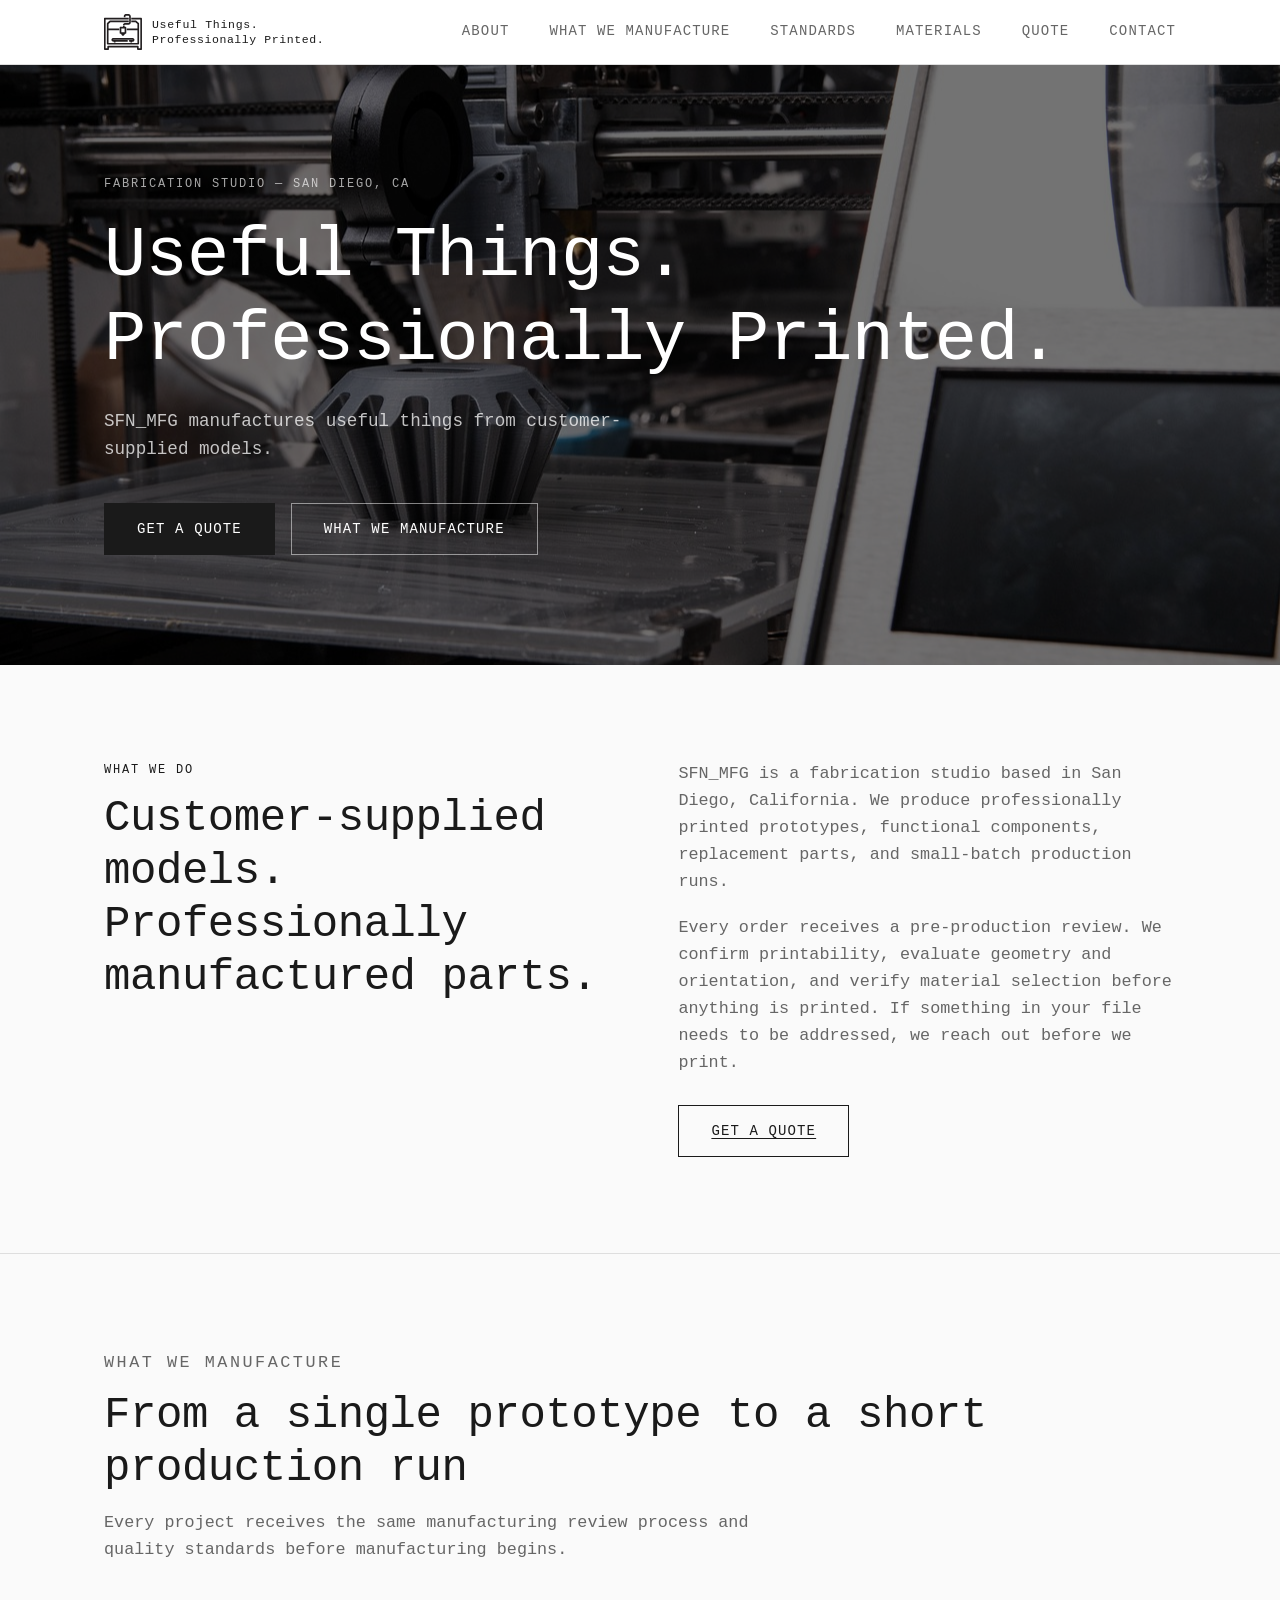
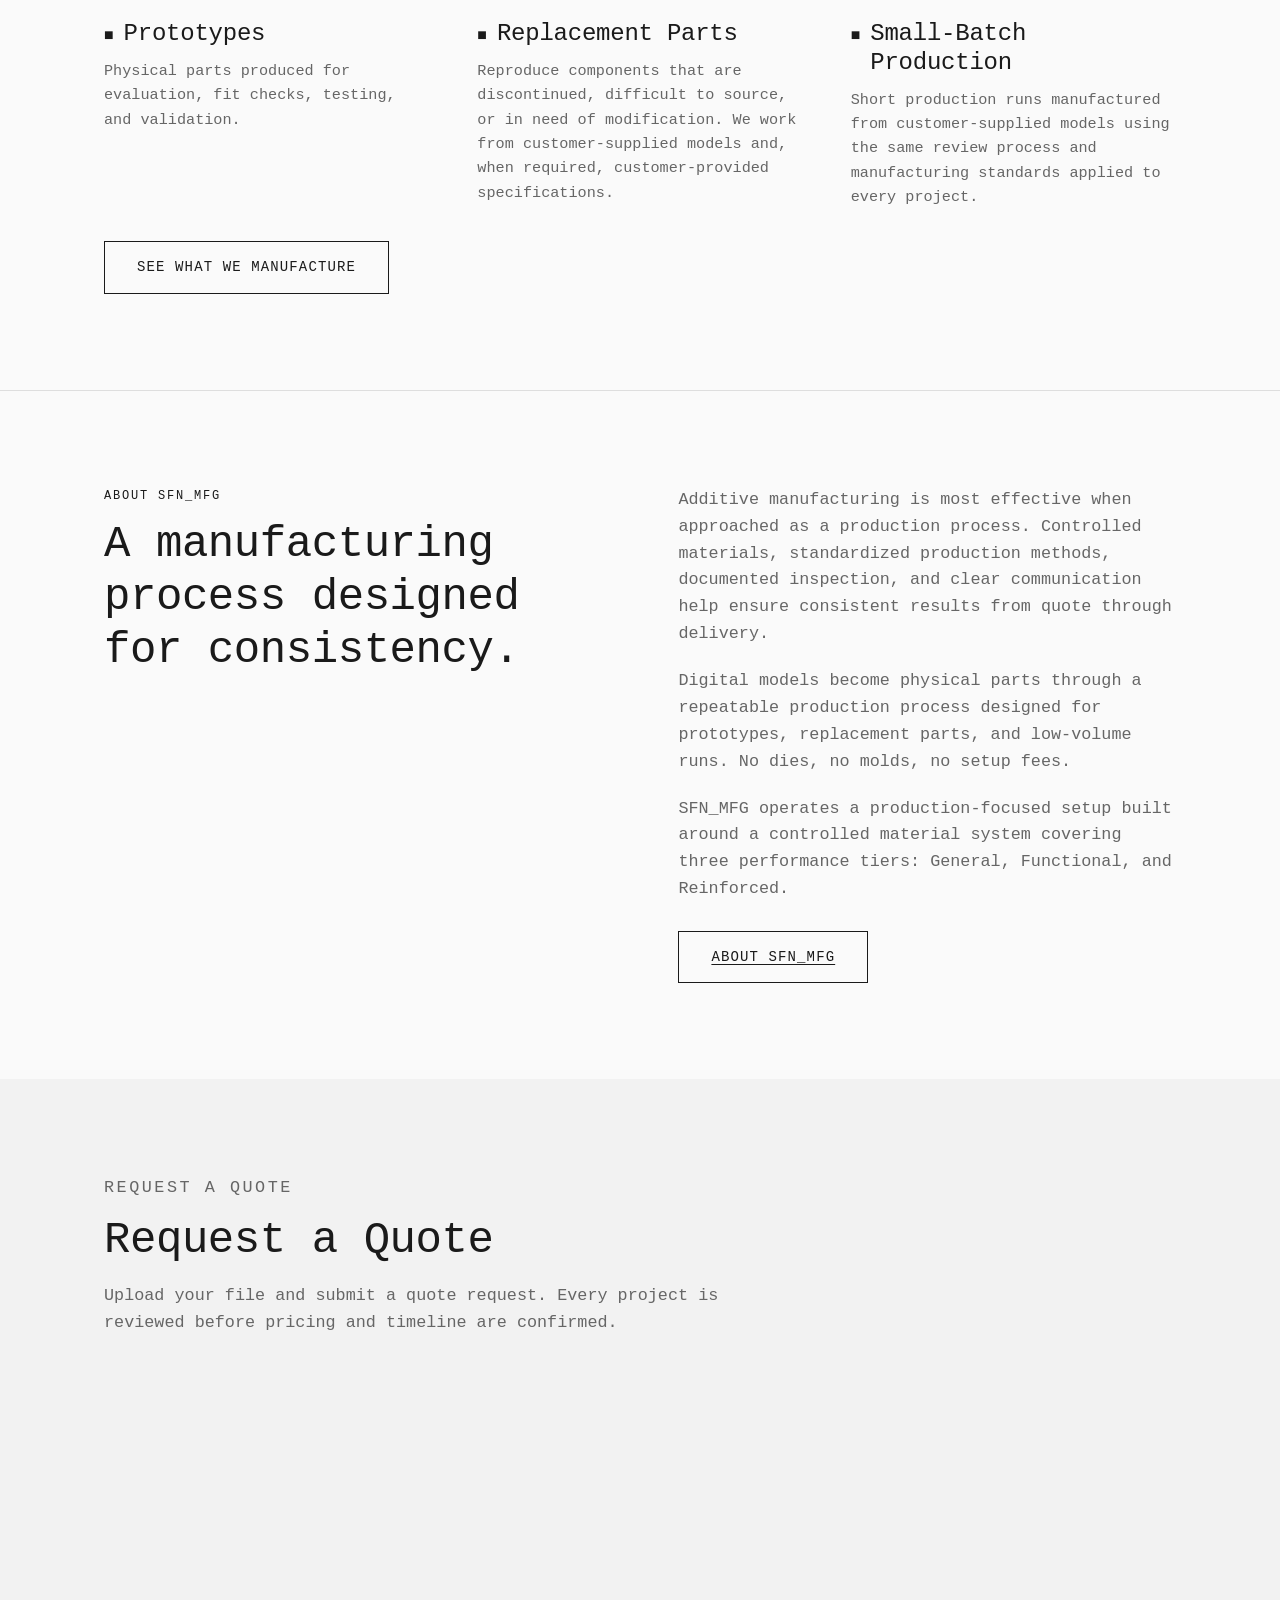
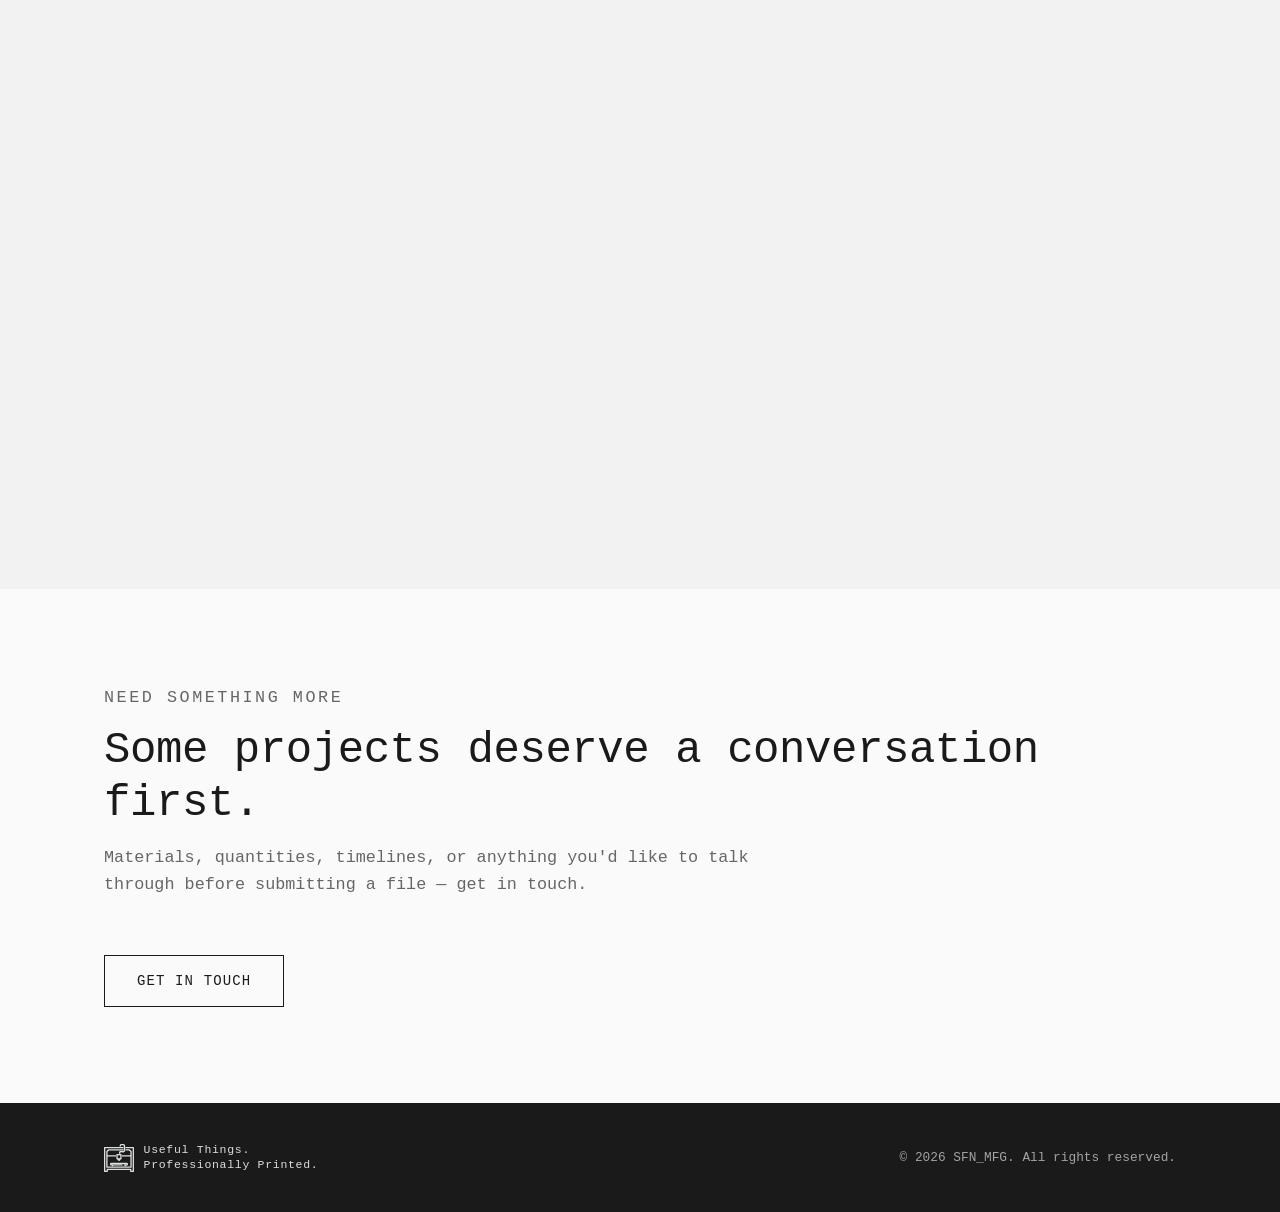
<file: index.html>
<!DOCTYPE html>
<html lang="en">
<head>
  <meta charset="UTF-8">
  <meta name="viewport" content="width=device-width, initial-scale=1.0">
  <title>SFN_MFG — Fabrication Studio, San Diego</title>
  <meta name="description" content="SFN_MFG is a fabrication studio in San Diego, CA. We manufacture prototypes, replacement parts, and small-batch production runs from customer-supplied models.">
  <link rel="canonical" href="https://sfnmfg.com/">
  <meta property="og:type" content="website">
  <meta property="og:url" content="https://sfnmfg.com/">
  <meta property="og:title" content="SFN_MFG — Fabrication Studio, San Diego">
  <meta property="og:description" content="SFN_MFG is a fabrication studio in San Diego, CA. We manufacture prototypes, replacement parts, and small-batch production runs from customer-supplied models.">
  <meta name="twitter:card" content="summary">
  <meta name="twitter:title" content="SFN_MFG — Fabrication Studio, San Diego">
  <meta name="twitter:description" content="SFN_MFG is a fabrication studio in San Diego, CA. We manufacture prototypes, replacement parts, and small-batch production runs from customer-supplied models.">
  <link rel="preconnect" href="https://app.autoquote3d.com">
  <link rel="stylesheet" href="style.css">
  <link rel="apple-touch-icon" sizes="180x180" href="/apple-touch-icon.png">
  <link rel="icon" type="image/png" sizes="32x32" href="/favicon-32x32.png">
  <link rel="icon" type="image/png" sizes="16x16" href="/favicon-16x16.png">
  <link rel="manifest" href="/site.webmanifest">
</head>
<body>

  <a href="#main-content" class="skip-link">Skip to main content</a>

  <header class="site-header">
    <div class="container">
      <nav class="nav" aria-label="Main navigation">
        <a href="index.html" class="nav__logo" aria-label="SFN_MFG — Home">
          <img src="SFN_MFG_LOGO.svg" alt="" class="nav__logo-img" width="36" height="36">
          <span class="nav__logo-text">
            <span class="nav__logo-line1">Useful Things.</span>
            <span class="nav__logo-line2">Professionally Printed.</span>
          </span>
        </a>
        <button class="nav__toggle" aria-label="Toggle navigation" aria-expanded="false" aria-controls="nav-menu">
          <span></span><span></span><span></span>
        </button>
        <ul class="nav__links" id="nav-menu" role="list">
          <li><a href="about.html">About</a></li>
          <li><a href="what-we-manufacture.html">What We Manufacture</a></li>
          <li><a href="manufacturing-standards.html">Standards</a></li>
          <li><a href="materials.html">Materials</a></li>
          <li><a href="quote.html">Quote</a></li>
          <li><a href="contact.html">Contact</a></li>
        </ul>
      </nav>
    </div>
  </header>

  <main id="main-content">

    <!-- Hero -->
    <section class="hero" aria-label="Introduction">
      <div class="hero__bg" style="background-image: url('hero.jpg');"></div>
      <div class="container">
        <div class="hero__content">
          <p class="hero__eyebrow">Fabrication Studio &mdash; San Diego, CA</p>
          <h1 class="hero__title">Useful Things.<br>Professionally Printed.</h1>
          <p class="hero__subtitle">SFN_MFG manufactures useful things from customer-supplied models.</p>
          <div class="hero__actions">
            <a href="quote.html" class="btn btn--primary">Get a Quote</a>
            <a href="what-we-manufacture.html" class="btn btn--outline-light">What We Manufacture</a>
          </div>
        </div>
      </div>
    </section>

    <!-- What We Do -->
    <section class="section" id="what-we-do">
      <div class="container">
        <div class="two-col">
          <div>
            <p class="section-eyebrow">What We Do</p>
            <h2>Customer-supplied models.<br>Professionally manufactured parts.</h2>
          </div>
          <div class="prose">
            <p>SFN_MFG is a fabrication studio based in San Diego, California. We produce professionally printed prototypes, functional components, replacement parts, and small-batch production runs.</p>
            <p>Every order receives a pre-production review. We confirm printability, evaluate geometry and orientation, and verify material selection before anything is printed. If something in your file needs to be addressed, we reach out before we print.</p>
            <a href="quote.html" class="btn btn--outline">Get a Quote</a>
          </div>
        </div>
      </div>
    </section>

    <hr class="divider">

    <!-- What We Manufacture -->
    <section class="section">
      <div class="container">
        <div class="section-header">
          <p class="section-eyebrow">What We Manufacture</p>
          <h2>From a single prototype to a short production run</h2>
          <p>Every project receives the same manufacturing review process and quality standards before manufacturing begins.</p>
        </div>
        <div class="feature-grid">
          <div class="feature-item">
            <div class="feature-item__header">
              <div class="feature-item__icon" aria-hidden="true">&#9632;</div>
              <h3>Prototypes</h3>
            </div>
            <p>Physical parts produced for evaluation, fit checks, testing, and validation.</p>
          </div>
          <div class="feature-item">
            <div class="feature-item__header">
              <div class="feature-item__icon" aria-hidden="true">&#9632;</div>
              <h3>Replacement Parts</h3>
            </div>
            <p>Reproduce components that are discontinued, difficult to source, or in need of modification. We work from customer-supplied models and, when required, customer-provided specifications.</p>
          </div>
          <div class="feature-item">
            <div class="feature-item__header">
              <div class="feature-item__icon" aria-hidden="true">&#9632;</div>
              <h3>Small-Batch Production</h3>
            </div>
            <p>Short production runs manufactured from customer-supplied models using the same review process and manufacturing standards applied to every project.</p>
          </div>
        </div>
        <div style="margin-top: 32px;">
          <a href="what-we-manufacture.html" class="btn btn--outline">See What We Manufacture</a>
        </div>
      </div>
    </section>

    <hr class="divider">

    <!-- About -->
    <section class="section" id="about">
      <div class="container">
        <div class="two-col">
          <div>
            <p class="section-eyebrow">About SFN_MFG</p>
            <h2>A manufacturing process designed for consistency.</h2>
          </div>
          <div class="prose">
            <p>Additive manufacturing is most effective when approached as a production process. Controlled materials, standardized production methods, documented inspection, and clear communication help ensure consistent results from quote through delivery.</p>
            <p>Digital models become physical parts through a repeatable production process designed for prototypes, replacement parts, and low-volume runs. No dies, no molds, no setup fees.</p>
            <p>SFN_MFG operates a production-focused setup built around a controlled material system covering three performance tiers: General, Functional, and Reinforced.</p>
            <a href="about.html" class="btn btn--outline">About SFN_MFG</a>
          </div>
        </div>
      </div>
    </section>

    <!-- Quote Widget -->
    <section class="section section--surface" id="quote">
      <div class="container">
        <div class="section-header">
          <p class="section-eyebrow">Request a Quote</p>
          <h2>Request a Quote</h2>
          <p>Upload your file and submit a quote request. Every project is reviewed before pricing and timeline are confirmed.</p>
        </div>
        <div class="quote-widget">
          <iframe src="https://app.autoquote3d.com/widget/u727wvwbausvleplkal7ih7n" loading="lazy" title="Get an Instant Quote" sandbox="allow-scripts allow-forms allow-same-origin">Your browser does not support this quote tool. Please <a href="contact.html">contact us directly</a> to request a quote.</iframe>
        </div>
      </div>
    </section>

    <!-- Contact -->
    <section class="section" id="contact">
      <div class="container">
        <div class="section-header">
          <p class="section-eyebrow">Need Something More</p>
          <h2>Some projects deserve a conversation first.</h2>
          <p>Materials, quantities, timelines, or anything you'd like to talk through before submitting a file &mdash; get in touch.</p>
        </div>
        <div style="margin-top: 32px;">
          <a href="contact.html" class="btn btn--outline">Get in Touch</a>
        </div>
      </div>
    </section>

  </main>

  <footer class="site-footer">
    <div class="container">
      <div class="footer-inner">
        <div class="footer-logo">
          <img src="SFN_MFG_LOGO.svg" alt="" class="footer-logo__img" width="28" height="28">
          <span class="footer-logo__text">
            <span class="footer-logo__line1">Useful Things.</span>
            <span class="footer-logo__line2">Professionally Printed.</span>
          </span>
        </div>
        <p class="footer-copy">&copy; 2026 SFN_MFG. All rights reserved.</p>
      </div>
    </div>
  </footer>

  <script src="nav.js"></script>

</body>
</html>
</file>
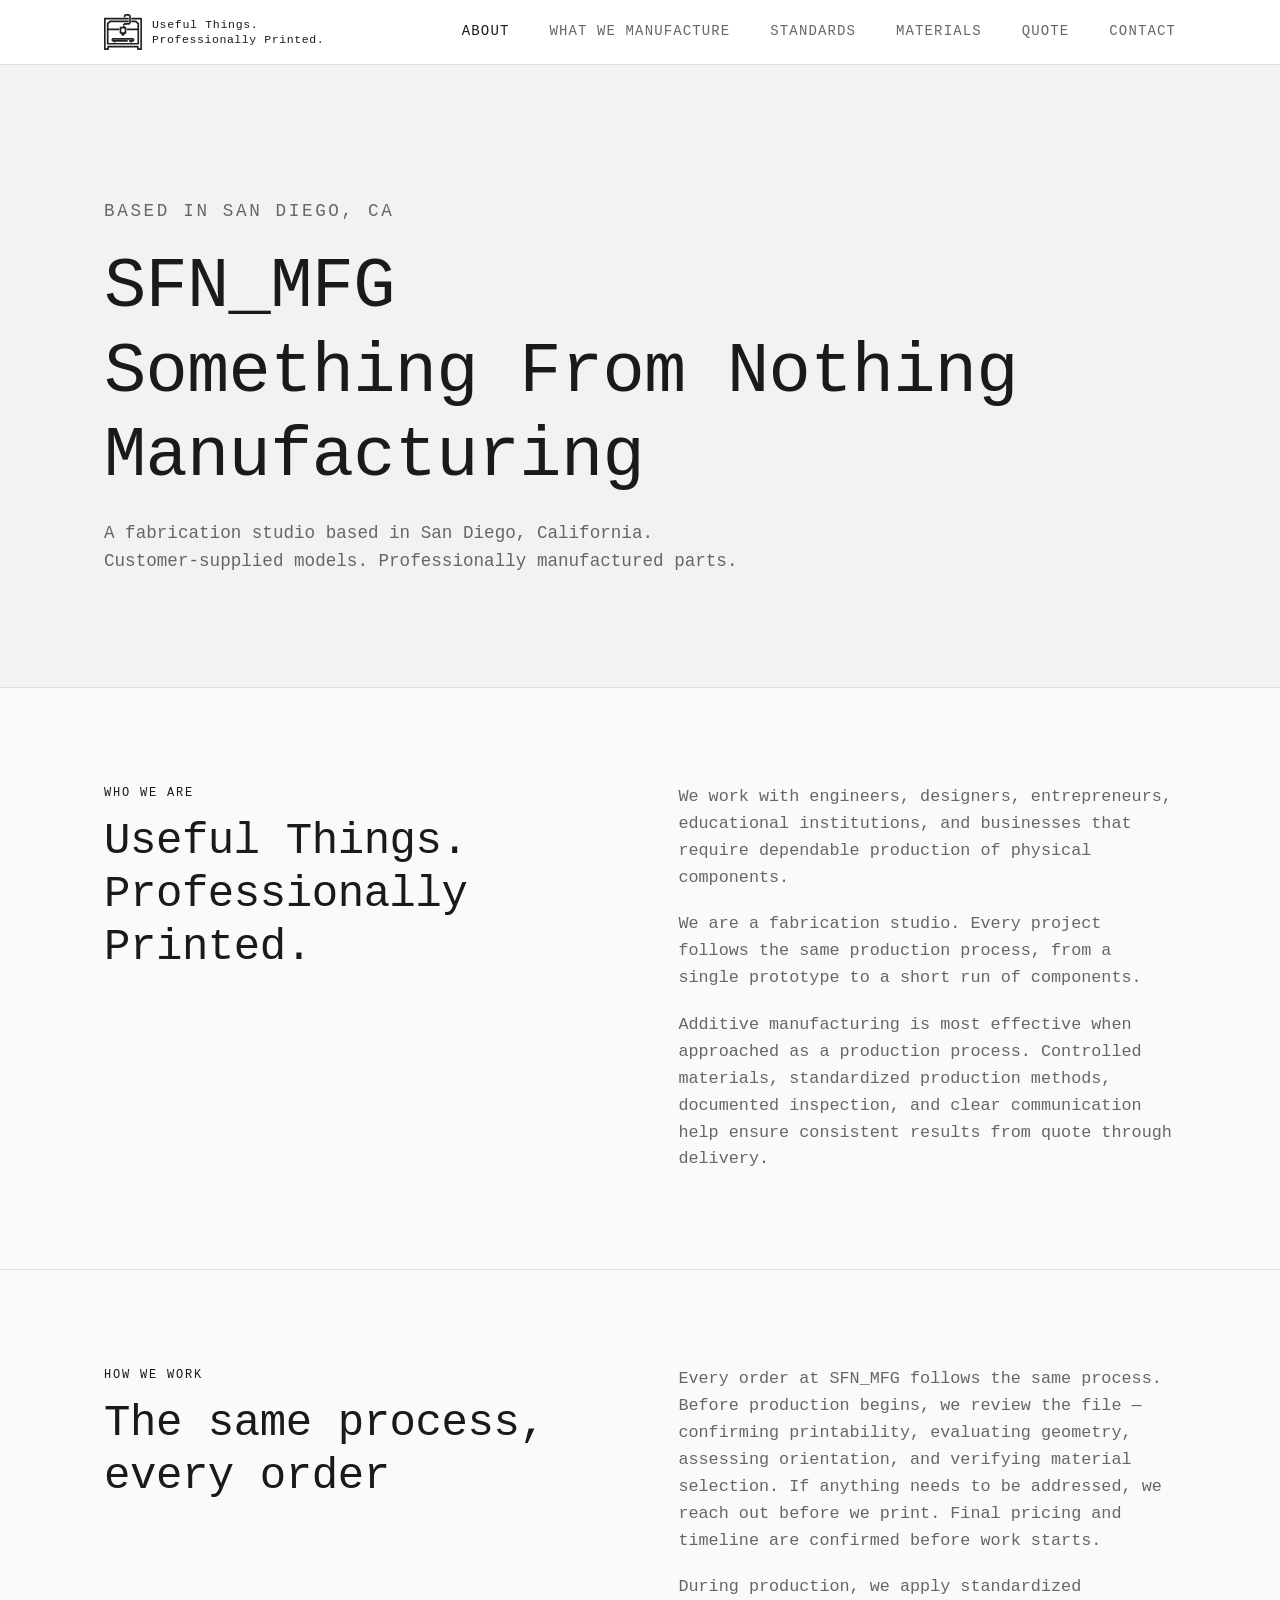
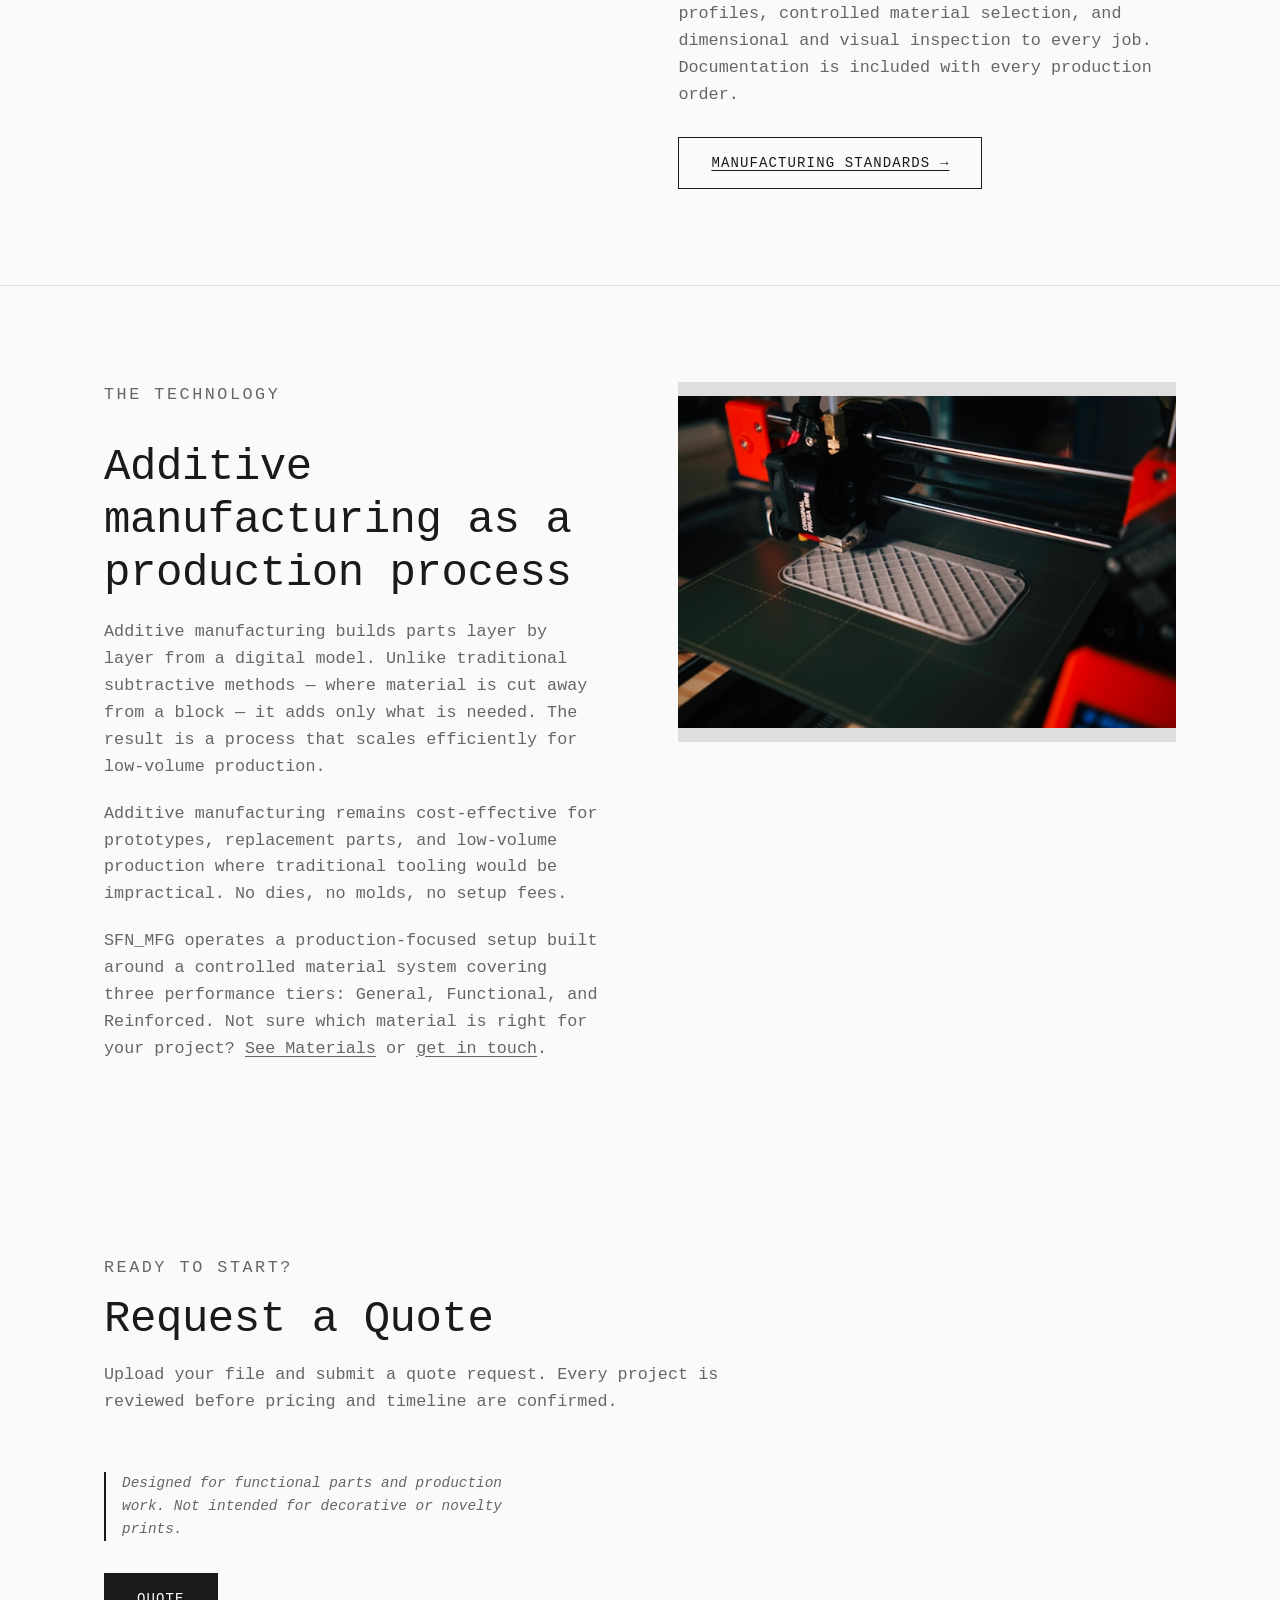
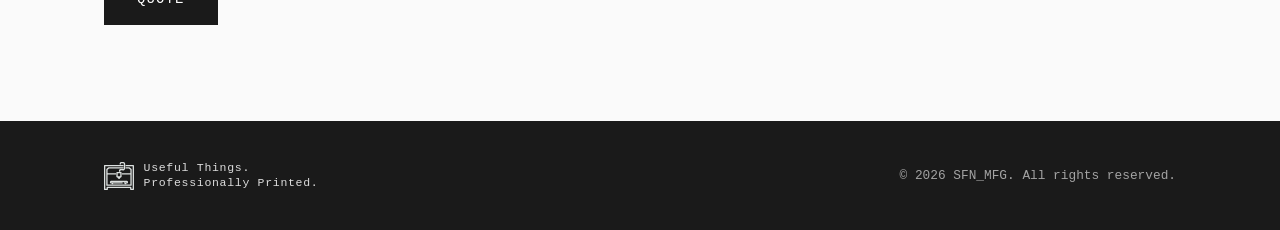
<file: about.html>
<!DOCTYPE html>
<html lang="en">
<head>
  <meta charset="UTF-8">
  <meta name="viewport" content="width=device-width, initial-scale=1.0">
  <title>About &mdash; SFN_MFG</title>
  <meta name="description" content="SFN_MFG is a San Diego fabrication studio producing functional prototypes, replacement parts, and small-batch production runs from customer-supplied models.">
  <link rel="canonical" href="https://sfnmfg.com/about.html">
  <meta property="og:type" content="website">
  <meta property="og:url" content="https://sfnmfg.com/about.html">
  <meta property="og:title" content="About — SFN_MFG">
  <meta property="og:description" content="SFN_MFG is a San Diego fabrication studio producing functional prototypes, replacement parts, and small-batch production runs from customer-supplied models.">
  <meta name="twitter:card" content="summary">
  <meta name="twitter:title" content="About — SFN_MFG">
  <meta name="twitter:description" content="SFN_MFG is a San Diego fabrication studio producing functional prototypes, replacement parts, and small-batch production runs from customer-supplied models.">
  <link rel="stylesheet" href="style.css">
  <link rel="apple-touch-icon" sizes="180x180" href="/apple-touch-icon.png">
  <link rel="icon" type="image/png" sizes="32x32" href="/favicon-32x32.png">
  <link rel="icon" type="image/png" sizes="16x16" href="/favicon-16x16.png">
  <link rel="manifest" href="/site.webmanifest">
</head>
<body>

  <a href="#main-content" class="skip-link">Skip to main content</a>

  <header class="site-header">
    <div class="container">
      <nav class="nav" aria-label="Main navigation">
        <a href="index.html" class="nav__logo" aria-label="SFN_MFG — Home">
          <img src="SFN_MFG_LOGO.svg" alt="" class="nav__logo-img" width="36" height="36">
          <span class="nav__logo-text">
            <span class="nav__logo-line1">Useful Things.</span>
            <span class="nav__logo-line2">Professionally Printed.</span>
          </span>
        </a>
        <button class="nav__toggle" aria-label="Toggle navigation" aria-expanded="false" aria-controls="nav-menu">
          <span></span><span></span><span></span>
        </button>
        <ul class="nav__links" id="nav-menu" role="list">
          <li><a href="about.html" class="active" aria-current="page">About</a></li>
          <li><a href="what-we-manufacture.html">What We Manufacture</a></li>
          <li><a href="manufacturing-standards.html">Standards</a></li>
          <li><a href="materials.html">Materials</a></li>
          <li><a href="quote.html">Quote</a></li>
          <li><a href="contact.html">Contact</a></li>
        </ul>
      </nav>
    </div>
  </header>

  <main id="main-content">

    <!-- Page Hero -->
    <section class="page-hero section--surface" aria-labelledby="page-title">
      <div class="container">
        <p class="page-hero__eyebrow">Based in San Diego, CA</p>
        <h1 id="page-title">SFN_MFG<br>Something From Nothing Manufacturing</h1>
        <p>A fabrication studio based in San Diego, California. Customer-supplied models. Professionally manufactured parts.</p>
      </div>
    </section>

    <!-- Who We Are -->
    <section class="section">
      <div class="container">
        <div class="two-col">
          <div>
            <p class="section-eyebrow">Who We Are</p>
            <h2>Useful Things.<br>Professionally Printed.</h2>
          </div>
          <div class="prose">
            <p>We work with engineers, designers, entrepreneurs, educational institutions, and businesses that require dependable production of physical components.</p>
            <p>We are a fabrication studio. Every project follows the same production process, from a single prototype to a short run of components.</p>
            <p>Additive manufacturing is most effective when approached as a production process. Controlled materials, standardized production methods, documented inspection, and clear communication help ensure consistent results from quote through delivery.</p>
          </div>
        </div>
      </div>
    </section>

    <hr class="divider">

    <!-- How We Work -->
    <section class="section">
      <div class="container">
        <div class="two-col">
          <div>
            <p class="section-eyebrow">How We Work</p>
            <h2>The same process,<br>every order</h2>
          </div>
          <div class="prose">
            <p>Every order at SFN_MFG follows the same process. Before production begins, we review the file &mdash; confirming printability, evaluating geometry, assessing orientation, and verifying material selection. If anything needs to be addressed, we reach out before we print. Final pricing and timeline are confirmed before work starts.</p>
            <p>During production, we apply standardized profiles, controlled material selection, and dimensional and visual inspection to every job. Documentation is included with every production order.</p>
            <a href="manufacturing-standards.html" class="btn btn--outline"> Manufacturing Standards &rarr;</a>
          </div>
        </div>
      </div>
    </section>

    <hr class="divider">

    <!-- Technology -->
    <section class="section">
      <div class="container">
        <div class="two-col">
          <div class="prose prose--wide">
            <p class="section-eyebrow">The Technology</p>
            <h2>Additive manufacturing as a production process</h2>
            <p>Additive manufacturing builds parts layer by layer from a digital model. Unlike traditional subtractive methods &mdash; where material is cut away from a block &mdash; it adds only what is needed. The result is a process that scales efficiently for low-volume production.</p>
            <p>Additive manufacturing remains cost-effective for prototypes, replacement parts, and low-volume production where traditional tooling would be impractical. No dies, no molds, no setup fees.</p>
            <p>SFN_MFG operates a production-focused setup built around a controlled material system covering three performance tiers: General, Functional, and Reinforced. Not sure which material is right for your project? <a href="materials.html">See Materials</a> or <a href="contact.html">get in touch</a>.</p>
          </div>
          <div style="background-color: var(--color-border); min-height: 360px; display: flex; align-items: center; justify-content: center; overflow: hidden;">
            <img src="printer.jpg" alt="3D printer in operation" width="1280" height="853" loading="lazy" decoding="async" style="width:100%; height:100%; object-fit:cover;">
          </div>
        </div>
      </div>
    </section>

    <!-- Quote CTA -->
    <section class="section">
      <div class="container">
        <div class="section-header">
          <p class="section-eyebrow">Ready to start?</p>
          <h2>Request a Quote</h2>
          <p>Upload your file and submit a quote request. Every project is reviewed before pricing and timeline are confirmed.</p>
        </div>
        <div class="quote-cta">
          <p class="quote-cta__note">Designed for functional parts and production work. Not intended for decorative or novelty prints.</p>
          <a href="quote.html" class="btn btn--primary">Quote</a>
        </div>
      </div>
    </section>

  </main>

  <footer class="site-footer">
    <div class="container">
      <div class="footer-inner">
        <div class="footer-logo">
          <img src="SFN_MFG_LOGO.svg" alt="" class="footer-logo__img" width="28" height="28">
          <span class="footer-logo__text">
            <span class="footer-logo__line1">Useful Things.</span>
            <span class="footer-logo__line2">Professionally Printed.</span>
          </span>
        </div>
        <p class="footer-copy">&copy; 2026 SFN_MFG. All rights reserved.</p>
      </div>
    </div>
  </footer>

  <script src="nav.js"></script>

</body>
</html>
</file>
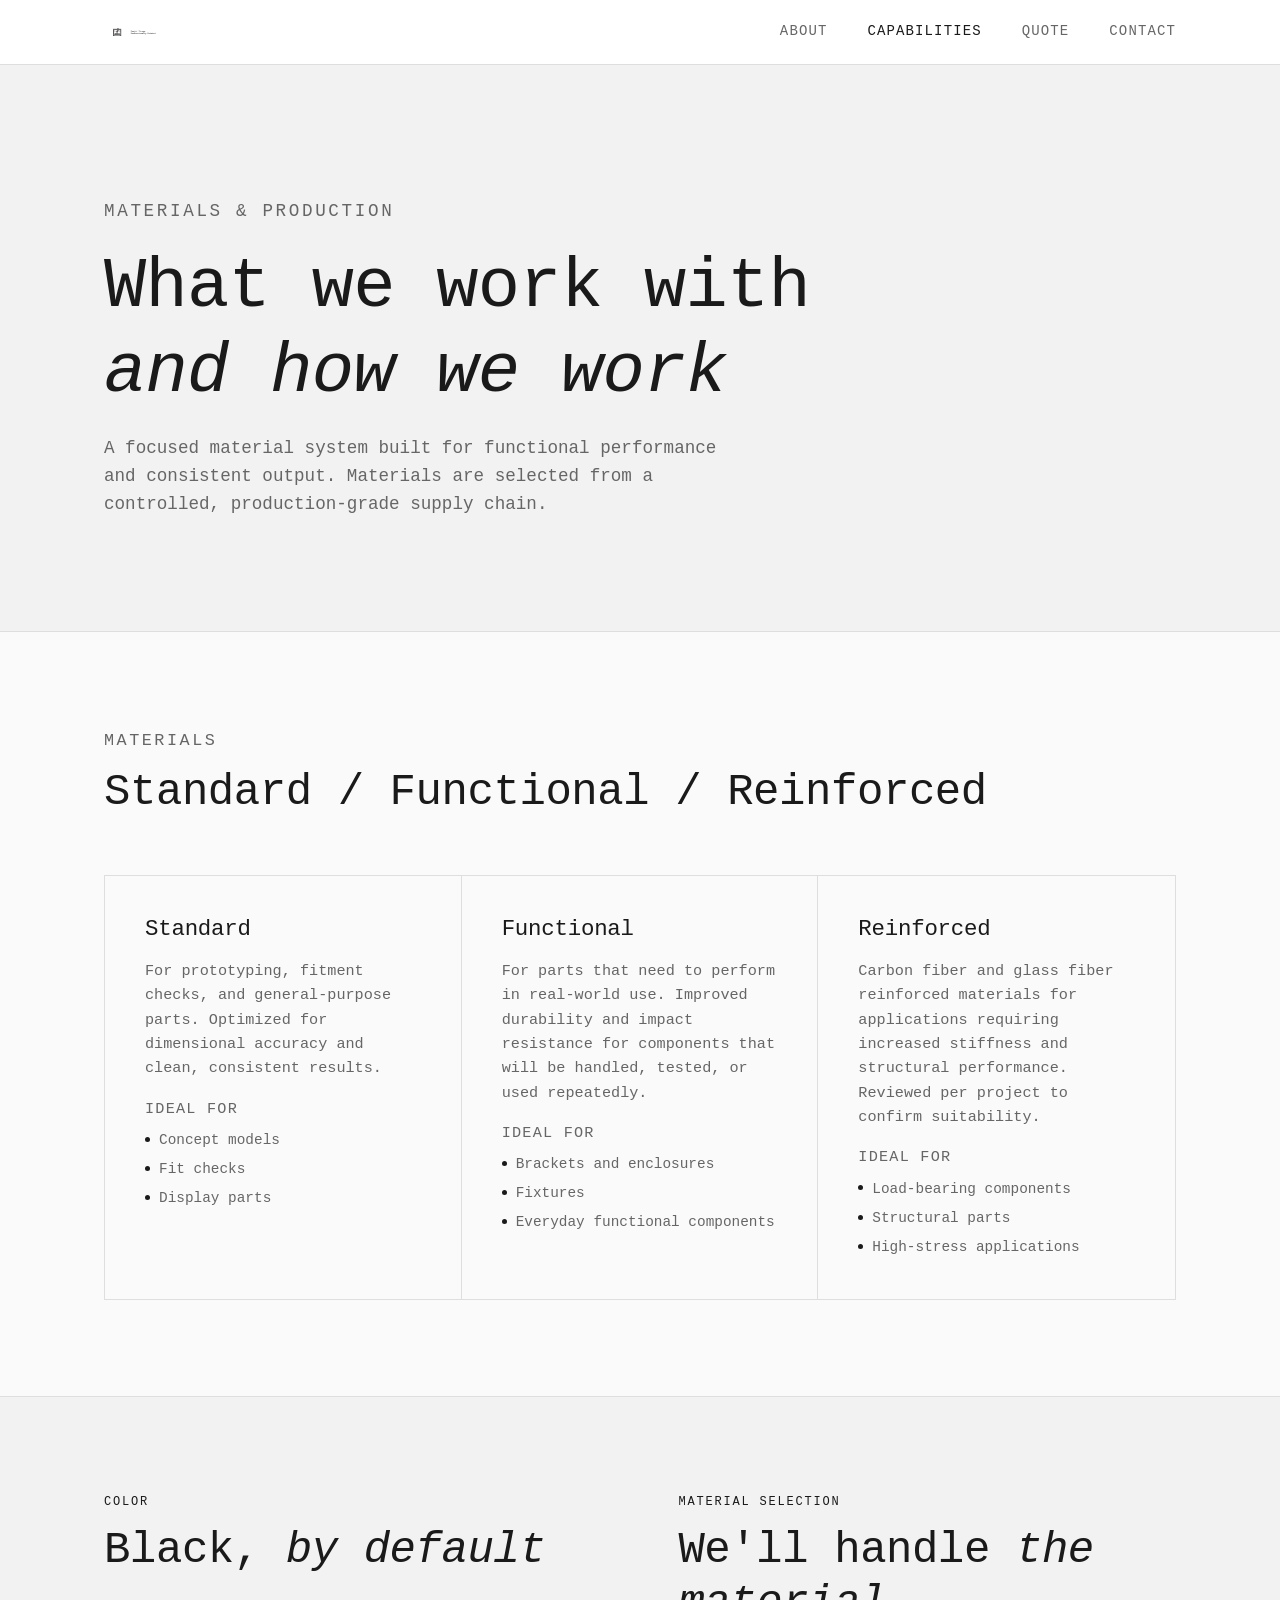
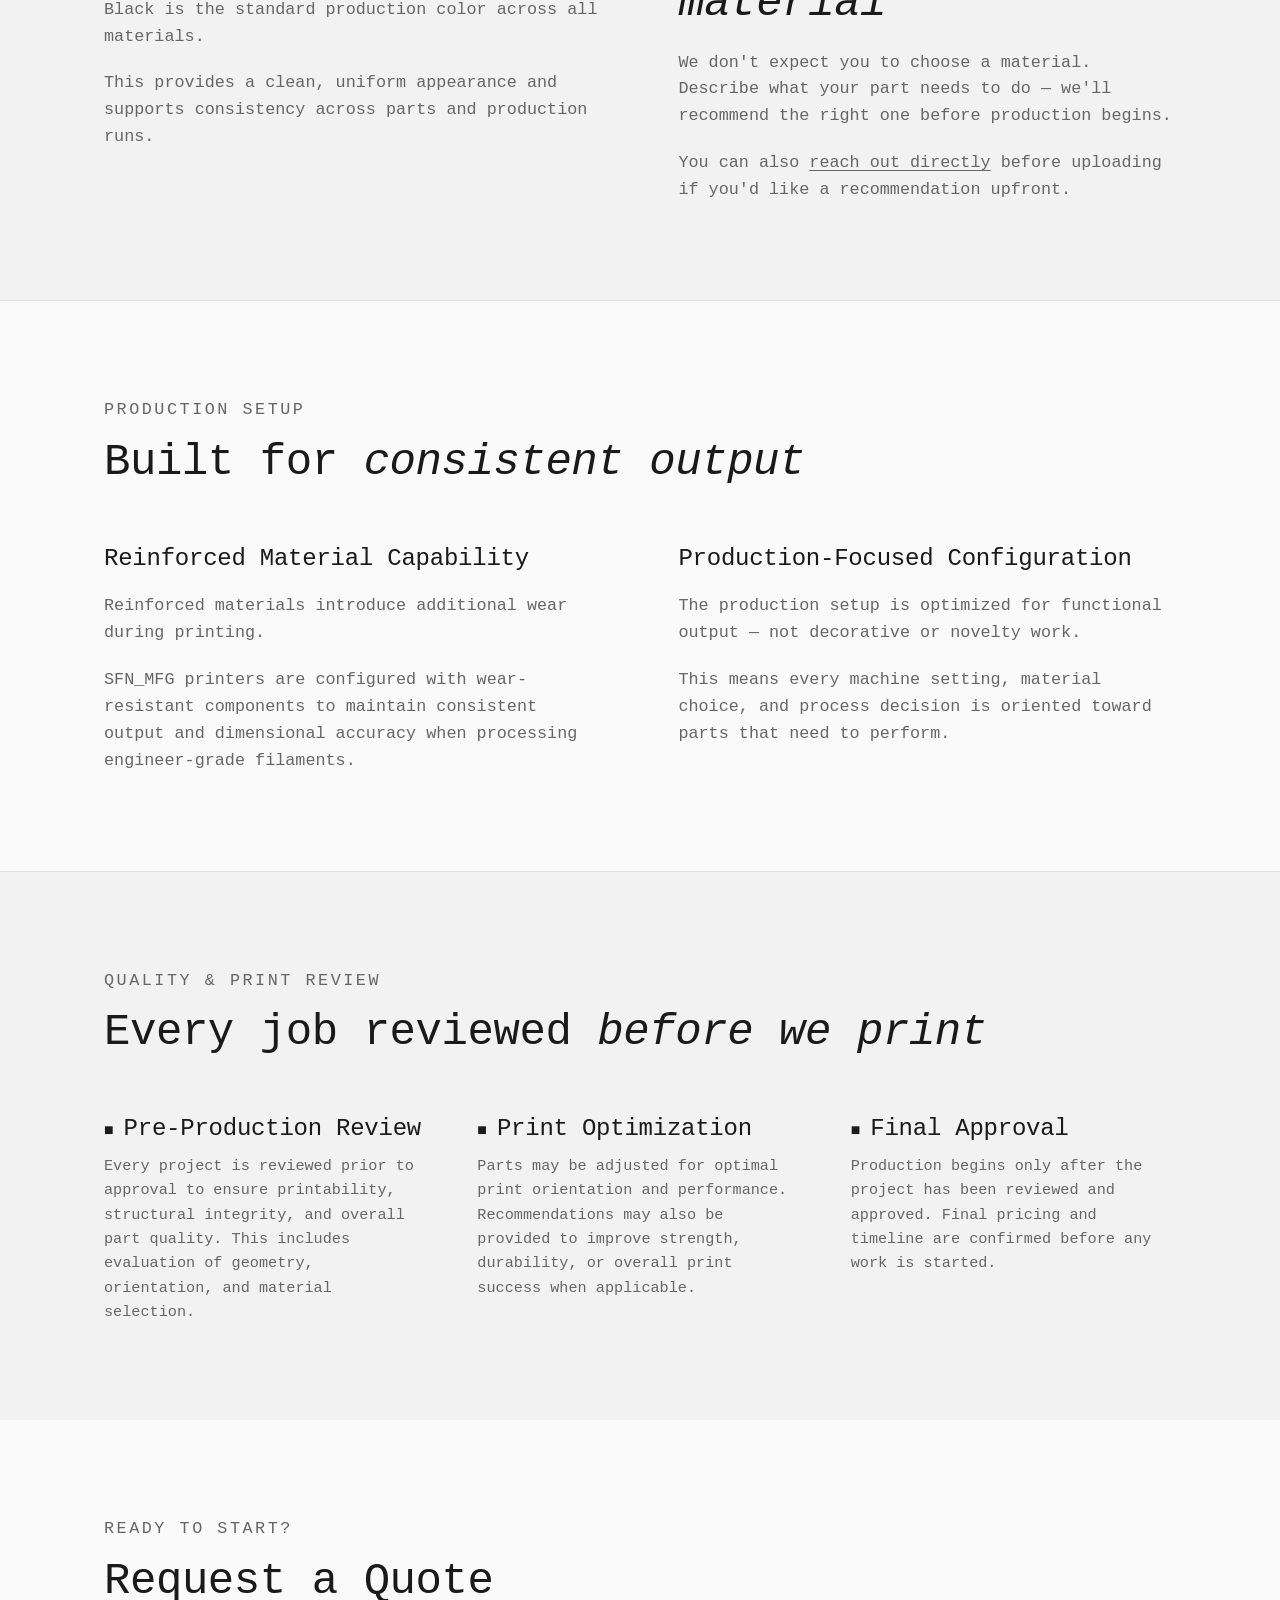
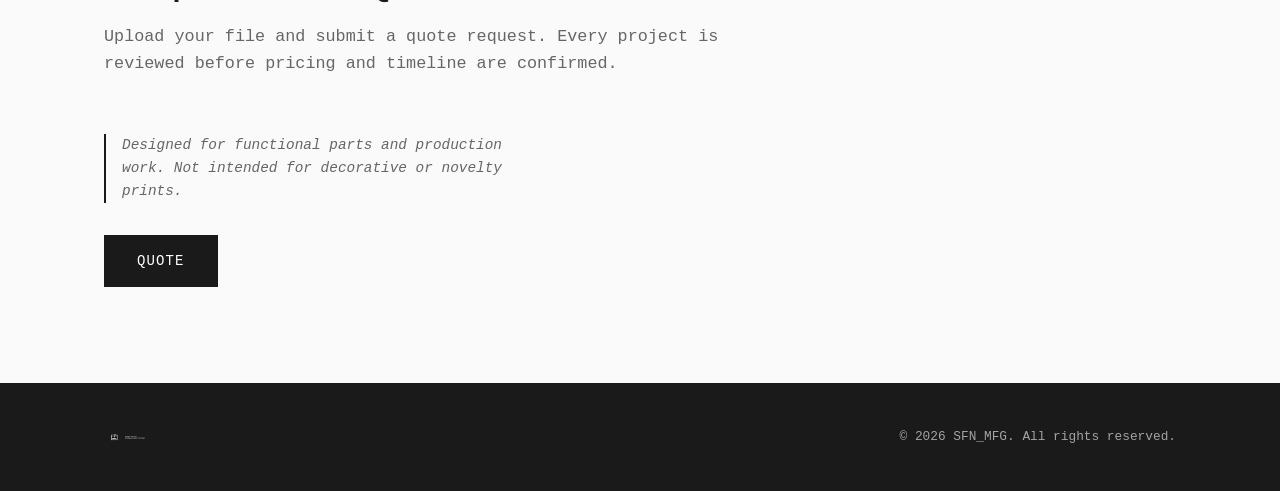
<file: capabilities.html>
<!DOCTYPE html>
<html lang="en">
<head>
  <meta charset="UTF-8">
  <meta name="viewport" content="width=device-width, initial-scale=1.0">
  <title>Capabilities &mdash; SFN_MFG</title>
  <meta name="description" content="SFN_MFG's material system and production setup. Three material tiers — General, Functional, and Reinforced — with a production-focused FDM configuration and pre-production review on every job.">
  <link rel="canonical" href="https://sfnmfg.com/capabilities.html">
  <meta property="og:type" content="website">
  <meta property="og:url" content="https://sfnmfg.com/capabilities.html">
  <meta property="og:title" content="Capabilities — SFN_MFG">
  <meta property="og:description" content="SFN_MFG's material system and production setup. Three material tiers — General, Functional, and Reinforced — with a production-focused FDM configuration and pre-production review on every job.">
  <meta name="twitter:card" content="summary">
  <meta name="twitter:title" content="Capabilities — SFN_MFG">
  <meta name="twitter:description" content="SFN_MFG's material system and production setup. Three material tiers — General, Functional, and Reinforced — with a production-focused FDM configuration and pre-production review on every job.">
  <link rel="stylesheet" href="style.css">
  <link rel="apple-touch-icon" sizes="180x180" href="/apple-touch-icon.png">
  <link rel="icon" type="image/png" sizes="32x32" href="/favicon-32x32.png">
  <link rel="icon" type="image/png" sizes="16x16" href="/favicon-16x16.png">
  <link rel="manifest" href="/site.webmanifest">
</head>
<body>

  <a href="#main-content" class="skip-link">Skip to main content</a>

  <header class="site-header">
    <div class="container">
      <nav class="nav" aria-label="Main navigation">
        <a href="index.html" class="nav__logo" aria-label="SFN_MFG — Home">
          <img src="SFN_MFG_STUDIO_MARK.svg" alt="" class="nav__logo-img" width="32" height="32">
        </a>
        <button class="nav__toggle" aria-label="Toggle navigation" aria-expanded="false" aria-controls="nav-menu">
          <span></span><span></span><span></span>
        </button>
        <ul class="nav__links" id="nav-menu" role="list">
          <li><a href="about.html">About</a></li>
          <li><a href="capabilities.html" class="active" aria-current="page">Capabilities</a></li>
          <li><a href="quote.html">Quote</a></li>
          <li><a href="contact.html">Contact</a></li>
        </ul>
      </nav>
    </div>
  </header>

  <main id="main-content">

    <!-- Page Hero -->
    <section class="page-hero section--surface" aria-labelledby="page-title">
      <div class="container">
        <p class="page-hero__eyebrow">Materials &amp; Production</p>
        <h1 id="page-title">What we work with<br><em>and how we work</em></h1>
        <p>A focused material system built for functional performance and consistent output. Materials are selected from a controlled, production-grade supply chain.</p>
      </div>
    </section>

    <!-- Materials -->
    <section class="section" id="materials">
      <div class="container">

        <div class="section-header">
          <p class="section-eyebrow">Materials</p>
          <h2>Standard / Functional / Reinforced</h2>
        </div>

        <div class="cap-tier-grid">

          <div class="cap-tier">
            <h3>Standard</h3>
            <p>For prototyping, fitment checks, and general-purpose parts. Optimized for dimensional accuracy and clean, consistent results.</p>
            <p class="cap-tier__label">Ideal for</p>
            <ul class="cap-tier__list">
              <li>Concept models</li>
              <li>Fit checks</li>
              <li>Display parts</li>
            </ul>
          </div>

          <div class="cap-tier">
            <h3>Functional</h3>
            <p>For parts that need to perform in real-world use. Improved durability and impact resistance for components that will be handled, tested, or used repeatedly.</p>
            <p class="cap-tier__label">Ideal for</p>
            <ul class="cap-tier__list">
              <li>Brackets and enclosures</li>
              <li>Fixtures</li>
              <li>Everyday functional components</li>
            </ul>
          </div>

          <div class="cap-tier">
            <h3>Reinforced</h3>
            <p>Carbon fiber and glass fiber reinforced materials for applications requiring increased stiffness and structural performance. Reviewed per project to confirm suitability.</p>
            <p class="cap-tier__label">Ideal for</p>
            <ul class="cap-tier__list">
              <li>Load-bearing components</li>
              <li>Structural parts</li>
              <li>High-stress applications</li>
            </ul>
          </div>

        </div>

      </div>
    </section>

    <hr class="divider">

    <!-- Color + Material Selection -->
    <section class="section section--surface">
      <div class="container">
        <div class="two-col">

          <div>
            <p class="section-eyebrow">Color</p>
            <h2>Black, <em>by default</em></h2>
            <div class="prose" style="margin-top: 20px;">
              <p>Black is the standard production color across all materials.</p>
              <p>This provides a clean, uniform appearance and supports consistency across parts and production runs.</p>
            </div>
          </div>

          <div>
            <p class="section-eyebrow">Material Selection</p>
            <h2>We'll handle <em>the material</em></h2>
            <div class="prose" style="margin-top: 20px;">
              <p>We don't expect you to choose a material. Describe what your part needs to do &mdash; we'll recommend the right one before production begins.</p>
              <p>You can also <a href="contact.html" style="text-decoration: underline;">reach out directly</a> before uploading if you'd like a recommendation upfront.</p>
            </div>
          </div>

        </div>
      </div>
    </section>

    <hr class="divider">

    <!-- Production Setup -->
    <section class="section" id="production">
      <div class="container">

        <div class="section-header">
          <p class="section-eyebrow">Production Setup</p>
          <h2>Built for <em>consistent output</em></h2>
        </div>

        <div class="two-col">
          <div class="prose">
            <h3>Reinforced Material Capability</h3>
            <p>Reinforced materials introduce additional wear during printing.</p>
            <p>SFN_MFG printers are configured with wear-resistant components to maintain consistent output and dimensional accuracy when processing engineer-grade filaments.</p>
          </div>
          <div class="prose">
            <h3>Production-Focused Configuration</h3>
            <p>The production setup is optimized for functional output &mdash; not decorative or novelty work.</p>
            <p>This means every machine setting, material choice, and process decision is oriented toward parts that need to perform.</p>
          </div>
        </div>

      </div>
    </section>

    <hr class="divider">

    <!-- Quality & Print Review -->
    <section class="section section--surface" id="quality">
      <div class="container">

        <div class="section-header">
          <p class="section-eyebrow">Quality &amp; Print Review</p>
          <h2>Every job reviewed <em>before we print</em></h2>
        </div>

        <div class="feature-grid">

          <div class="feature-item">
            <div class="feature-item__header">
              <div class="feature-item__icon" aria-hidden="true">&#9632;</div>
              <h3>Pre-Production Review</h3>
            </div>
            <p>Every project is reviewed prior to approval to ensure printability, structural integrity, and overall part quality. This includes evaluation of geometry, orientation, and material selection.</p>
          </div>

          <div class="feature-item">
            <div class="feature-item__header">
              <div class="feature-item__icon" aria-hidden="true">&#9632;</div>
              <h3>Print Optimization</h3>
            </div>
            <p>Parts may be adjusted for optimal print orientation and performance. Recommendations may also be provided to improve strength, durability, or overall print success when applicable.</p>
          </div>

          <div class="feature-item">
            <div class="feature-item__header">
              <div class="feature-item__icon" aria-hidden="true">&#9632;</div>
              <h3>Final Approval</h3>
            </div>
            <p>Production begins only after the project has been reviewed and approved. Final pricing and timeline are confirmed before any work is started.</p>
          </div>

        </div>

      </div>
    </section>

    <!-- CTA -->
    <section class="section">
      <div class="container">
        <div class="section-header">
          <p class="section-eyebrow">Ready to start?</p>
          <h2>Request a Quote</h2>
          <p>Upload your file and submit a quote request. Every project is reviewed before pricing and timeline are confirmed.</p>
        </div>
        <div class="quote-cta">
          <p class="quote-cta__note">Designed for functional parts and production work. Not intended for decorative or novelty prints.</p>
          <a href="quote.html" class="btn btn--primary">Quote</a>
        </div>
      </div>
    </section>

  </main>

  <footer class="site-footer">
    <div class="container">
      <div class="footer-inner">
        <span class="footer-logo">
          <img src="SFN_MFG_STUDIO_MARK.svg" alt="" class="footer-logo__img" width="28" height="28">
        </span>
        <p class="footer-copy">&copy; 2026 SFN_MFG. All rights reserved.</p>
      </div>
    </div>
  </footer>

  <script src="nav.js"></script>

</body>
</html>
</file>
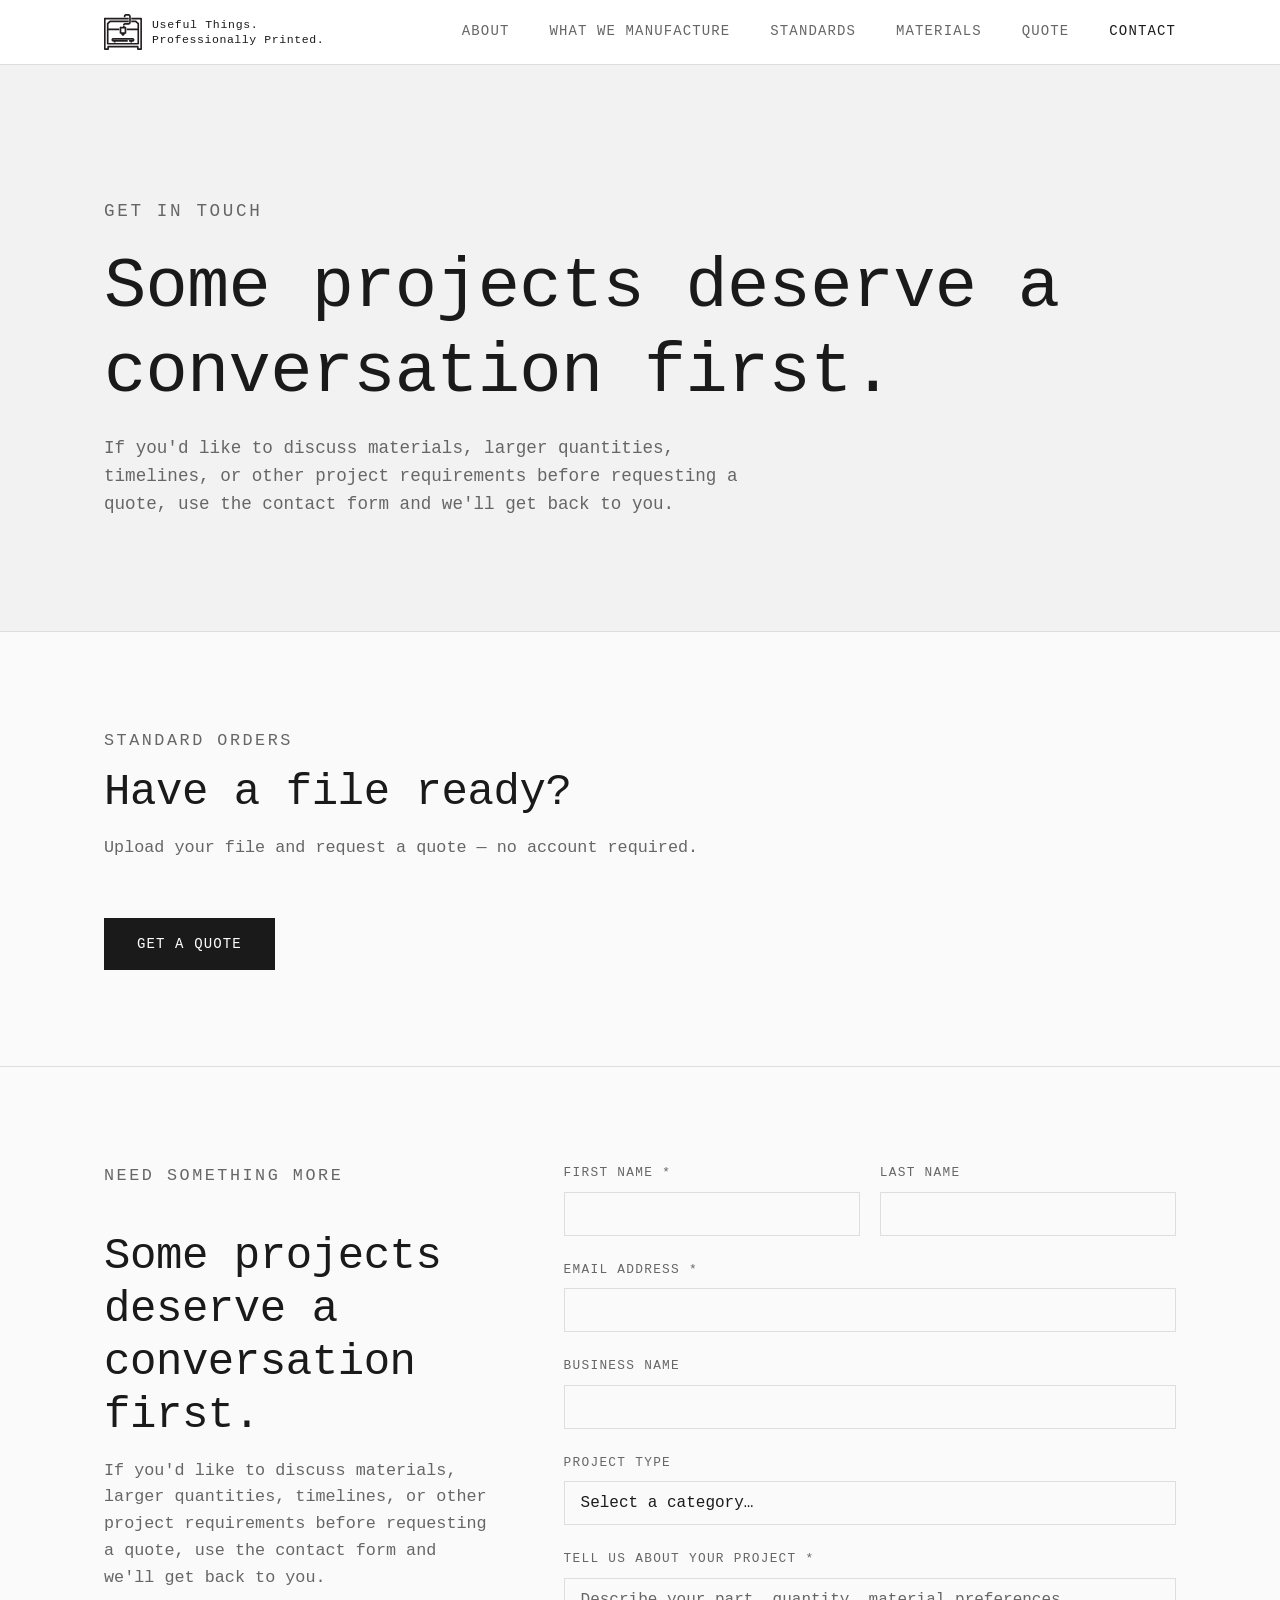
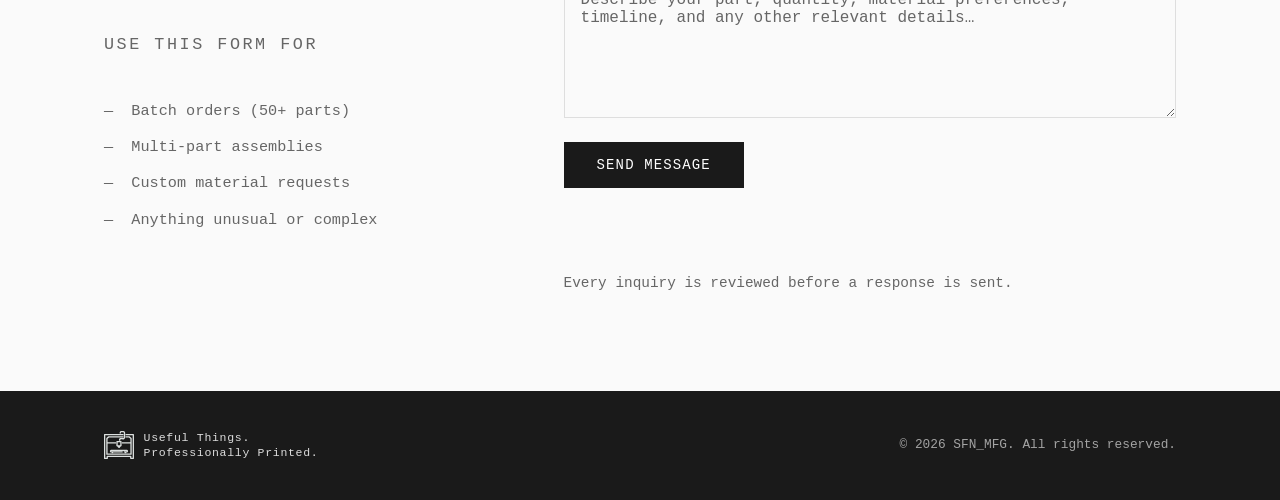
<file: contact.html>
<!DOCTYPE html>
<html lang="en">
<head>
  <meta charset="UTF-8">
  <meta name="viewport" content="width=device-width, initial-scale=1.0">
  <title>Contact &mdash; SFN_MFG</title>
  <meta name="description" content="Contact SFN_MFG for batch orders, multi-part assemblies, custom material requests, or any project you'd like to discuss before submitting a quote.">
  <link rel="canonical" href="https://sfnmfg.com/contact.html">
  <meta property="og:type" content="website">
  <meta property="og:url" content="https://sfnmfg.com/contact.html">
  <meta property="og:title" content="Contact — SFN_MFG">
  <meta property="og:description" content="Contact SFN_MFG for batch orders, multi-part assemblies, custom material requests, or any project you'd like to discuss before submitting a quote.">
  <meta name="twitter:card" content="summary">
  <meta name="twitter:title" content="Contact — SFN_MFG">
  <meta name="twitter:description" content="Contact SFN_MFG for batch orders, multi-part assemblies, custom material requests, or any project you'd like to discuss before submitting a quote.">
  <link rel="preconnect" href="https://api.web3forms.com">
  <link rel="stylesheet" href="style.css">
  <link rel="apple-touch-icon" sizes="180x180" href="/apple-touch-icon.png">
  <link rel="icon" type="image/png" sizes="32x32" href="/favicon-32x32.png">
  <link rel="icon" type="image/png" sizes="16x16" href="/favicon-16x16.png">
  <link rel="manifest" href="/site.webmanifest">
</head>
<body>

  <a href="#main-content" class="skip-link">Skip to main content</a>

  <header class="site-header">
    <div class="container">
      <nav class="nav" aria-label="Main navigation">
        <a href="index.html" class="nav__logo" aria-label="SFN_MFG — Home">
          <img src="SFN_MFG_LOGO.svg" alt="" class="nav__logo-img" width="36" height="36">
          <span class="nav__logo-text">
            <span class="nav__logo-line1">Useful Things.</span>
            <span class="nav__logo-line2">Professionally Printed.</span>
          </span>
        </a>
        <button class="nav__toggle" aria-label="Toggle navigation" aria-expanded="false" aria-controls="nav-menu">
          <span></span><span></span><span></span>
        </button>
        <ul class="nav__links" id="nav-menu" role="list">
          <li><a href="about.html">About</a></li>
          <li><a href="what-we-manufacture.html">What We Manufacture</a></li>
          <li><a href="manufacturing-standards.html">Standards</a></li>
          <li><a href="materials.html">Materials</a></li>
          <li><a href="quote.html">Quote</a></li>
          <li><a href="contact.html" class="active" aria-current="page">Contact</a></li>
        </ul>
      </nav>
    </div>
  </header>

  <main id="main-content">

    <!-- Page Hero -->
    <section class="page-hero section--surface" aria-labelledby="page-title">
      <div class="container">
        <p class="page-hero__eyebrow">Get in Touch</p>
        <h1 id="page-title">Some projects deserve a conversation first.</h1>
        <p>If you'd like to discuss materials, larger quantities, timelines, or other project requirements before requesting a quote, use the contact form and we'll get back to you.</p>
      </div>
    </section>

    <!-- Standard Orders CTA -->
    <section class="section">
      <div class="container">
        <div class="section-header">
          <p class="section-eyebrow">Standard Orders</p>
          <h2>Have a file ready?</h2>
          <p>Upload your file and request a quote &mdash; no account required.</p>
        </div>
        <div style="margin-top: 32px;">
          <a href="quote.html" class="btn btn--primary">Get a Quote</a>
        </div>
      </div>
    </section>

    <hr class="divider">

    <!-- Contact Body -->
    <section class="section">
      <div class="container">
        <div class="contact-layout">

          <div class="contact-info">
            <p class="section-eyebrow">Need Something More</p>
            <h2>Some projects deserve a conversation first.</h2>
            <p>If you'd like to discuss materials, larger quantities, timelines, or other project requirements before requesting a quote, use the contact form and we'll get back to you.</p>

            <p class="section-eyebrow" style="margin-top: 0;">Use this form for</p>
            <ul role="list" style="list-style: none; display: flex; flex-direction: column; gap: 12px; font-size: 0.95rem; color: var(--color-text-muted);">
              <li><span aria-hidden="true">&#8212;&nbsp;</span> Batch orders (50+ parts)</li>
              <li><span aria-hidden="true">&#8212;&nbsp;</span> Multi-part assemblies</li>
              <li><span aria-hidden="true">&#8212;&nbsp;</span> Custom material requests</li>
              <li><span aria-hidden="true">&#8212;&nbsp;</span> Anything unusual or complex</li>
            </ul>
          </div>

          <div>
            <form class="form" action="https://api.web3forms.com/submit" method="POST">
              <input type="hidden" name="access_key" value="af298652-2bf9-416b-93b3-3e9d76917e42">
              <input type="hidden" name="subject" value="New Custom Job Request — SFN_MFG">
              <div style="position: absolute; left: -9999px; top: -9999px;" aria-hidden="true">
                <input type="checkbox" name="botcheck" tabindex="-1" autocomplete="off">
              </div>
              <div class="form-row">
                <div class="field">
                  <label for="first-name">First Name <span aria-hidden="true">*</span></label>
                  <input type="text" id="first-name" name="first_name" autocomplete="given-name" required aria-required="true">
                </div>
                <div class="field">
                  <label for="last-name">Last Name</label>
                  <input type="text" id="last-name" name="last_name" autocomplete="family-name">
                </div>
              </div>

              <div class="field">
                <label for="email">Email Address <span aria-hidden="true">*</span></label>
                <input type="email" id="email" name="email" autocomplete="email" required aria-required="true">
              </div>

              <div class="field">
                <label for="business-name">Business Name</label>
                <input type="text" id="business-name" name="business_name" autocomplete="organization">
              </div>

              <div class="field">
                <label for="project-type">Project Type</label>
                <select id="project-type" name="project_type">
                  <option value="" disabled selected>Select a category&hellip;</option>
                  <option value="batch">Batch / Volume Order</option>
                  <option value="custom-material">Material Inquiry</option>
                  <option value="assembly">Finishing Questions</option>
                  <option value="other">Other</option>
                </select>
              </div>

              <div class="field">
                <label for="message">Tell us about your project <span aria-hidden="true">*</span></label>
                <textarea id="message" name="message" placeholder="Describe your part, quantity, material preferences, timeline, and any other relevant details&hellip;" required aria-required="true"></textarea>
              </div>

              <button type="submit" class="btn btn--primary" style="align-self: flex-start;">Send Message</button>
              <p class="form-status" id="form-status" aria-live="polite" tabindex="-1"></p>
              <p style="margin-top: 16px; font-size: 0.9rem; color: var(--color-text-muted);">Every inquiry is reviewed before a response is sent.</p>
            </form>
          </div>

        </div>
      </div>
    </section>

  </main>

  <footer class="site-footer">
    <div class="container">
      <div class="footer-inner">
        <div class="footer-logo">
          <img src="SFN_MFG_LOGO.svg" alt="" class="footer-logo__img" width="28" height="28">
          <span class="footer-logo__text">
            <span class="footer-logo__line1">Useful Things.</span>
            <span class="footer-logo__line2">Professionally Printed.</span>
          </span>
        </div>
        <p class="footer-copy">&copy; 2026 SFN_MFG. All rights reserved.</p>
      </div>
    </div>
  </footer>

  <script>
    const form = document.querySelector('.form');
    const status = document.getElementById('form-status');
    form.addEventListener('submit', async (e) => {
      e.preventDefault();
      const btn = form.querySelector('[type="submit"]');
      btn.disabled = true;
      btn.textContent = 'Sending…';
      status.textContent = '';
      status.className = 'form-status';
      try {
        const res = await fetch(form.action, { method: 'POST', body: new FormData(form) });
        const data = await res.json();
        if (data.success) {
          status.textContent = 'Message sent — we\'ll be in touch soon.';
          status.classList.add('form-status--success');
          form.reset();
          status.focus();
        } else {
          throw new Error();
        }
      } catch {
        status.textContent = 'Something went wrong. Please email us directly at studio@sfnmfg.com.';
        status.classList.add('form-status--error');
      }
      btn.disabled = false;
      btn.textContent = 'Send Message';
    });
  </script>
  <script src="nav.js"></script>

</body>
</html>
</file>
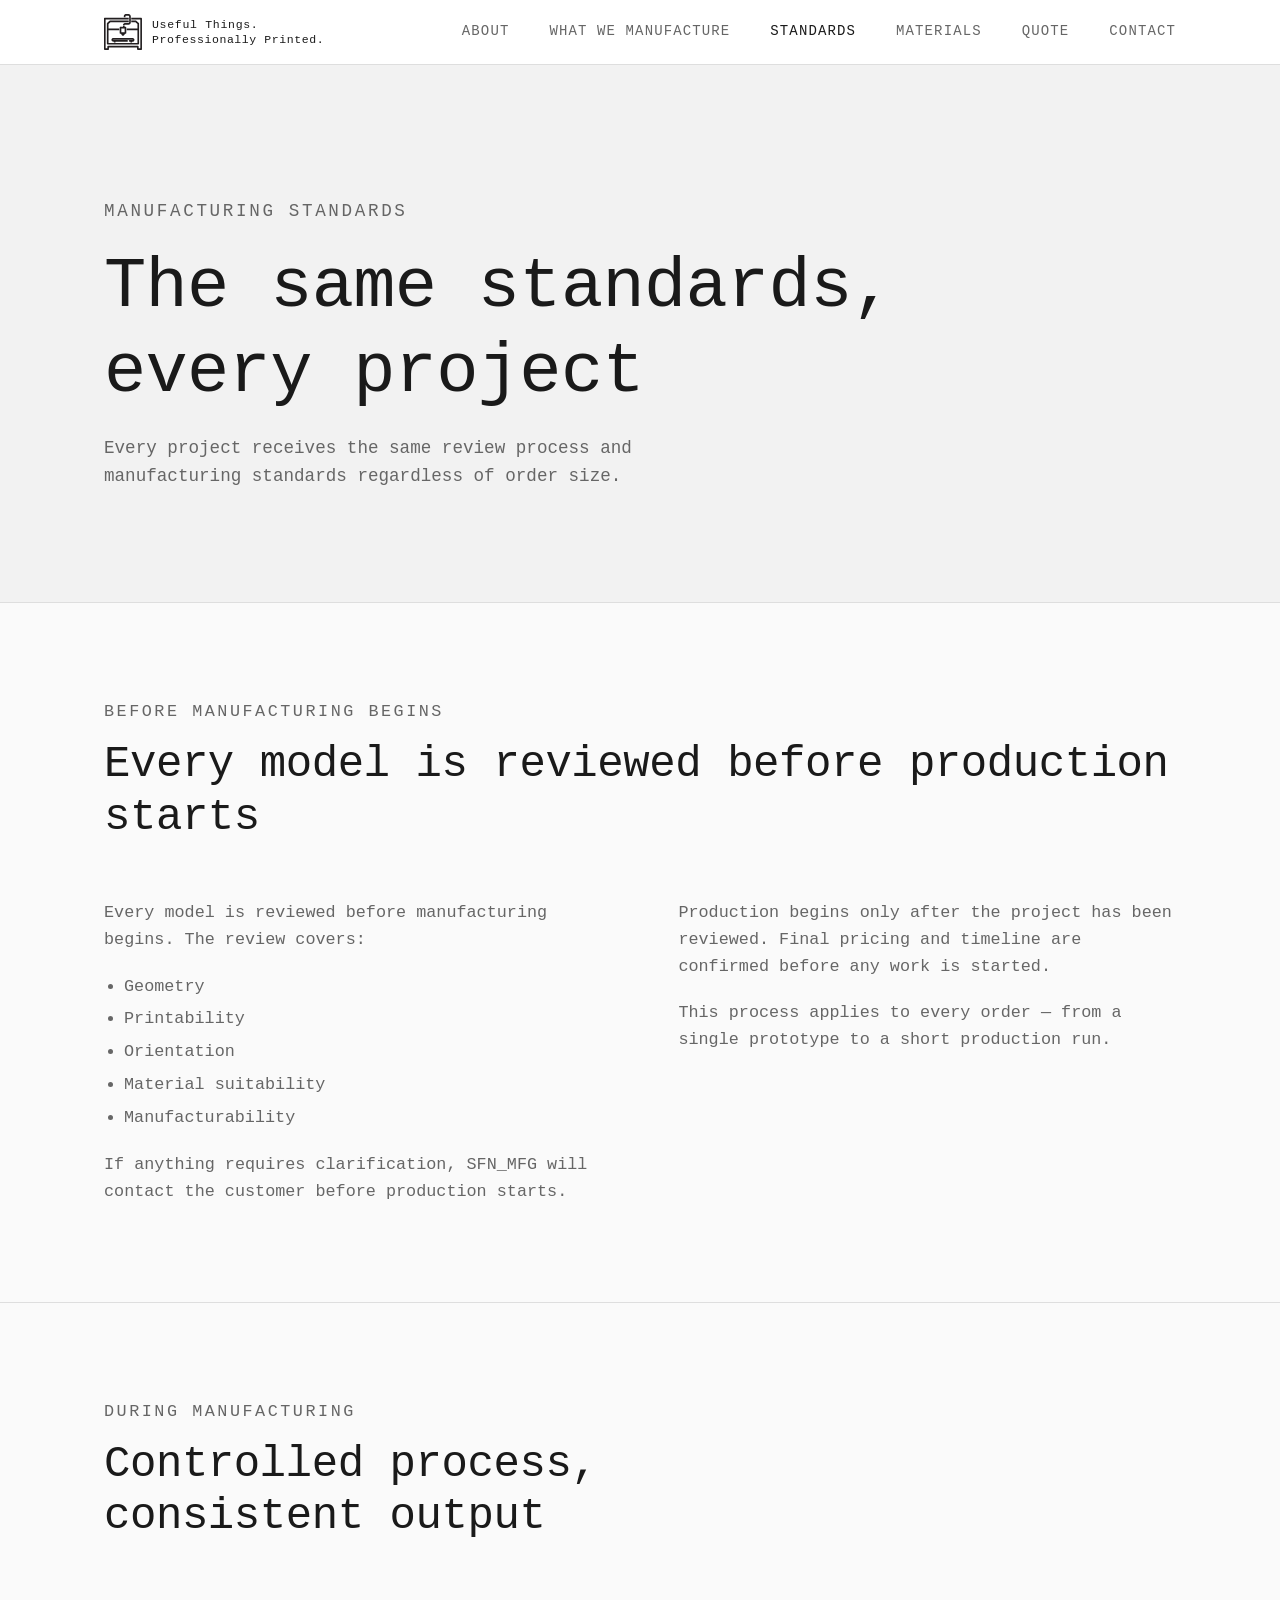
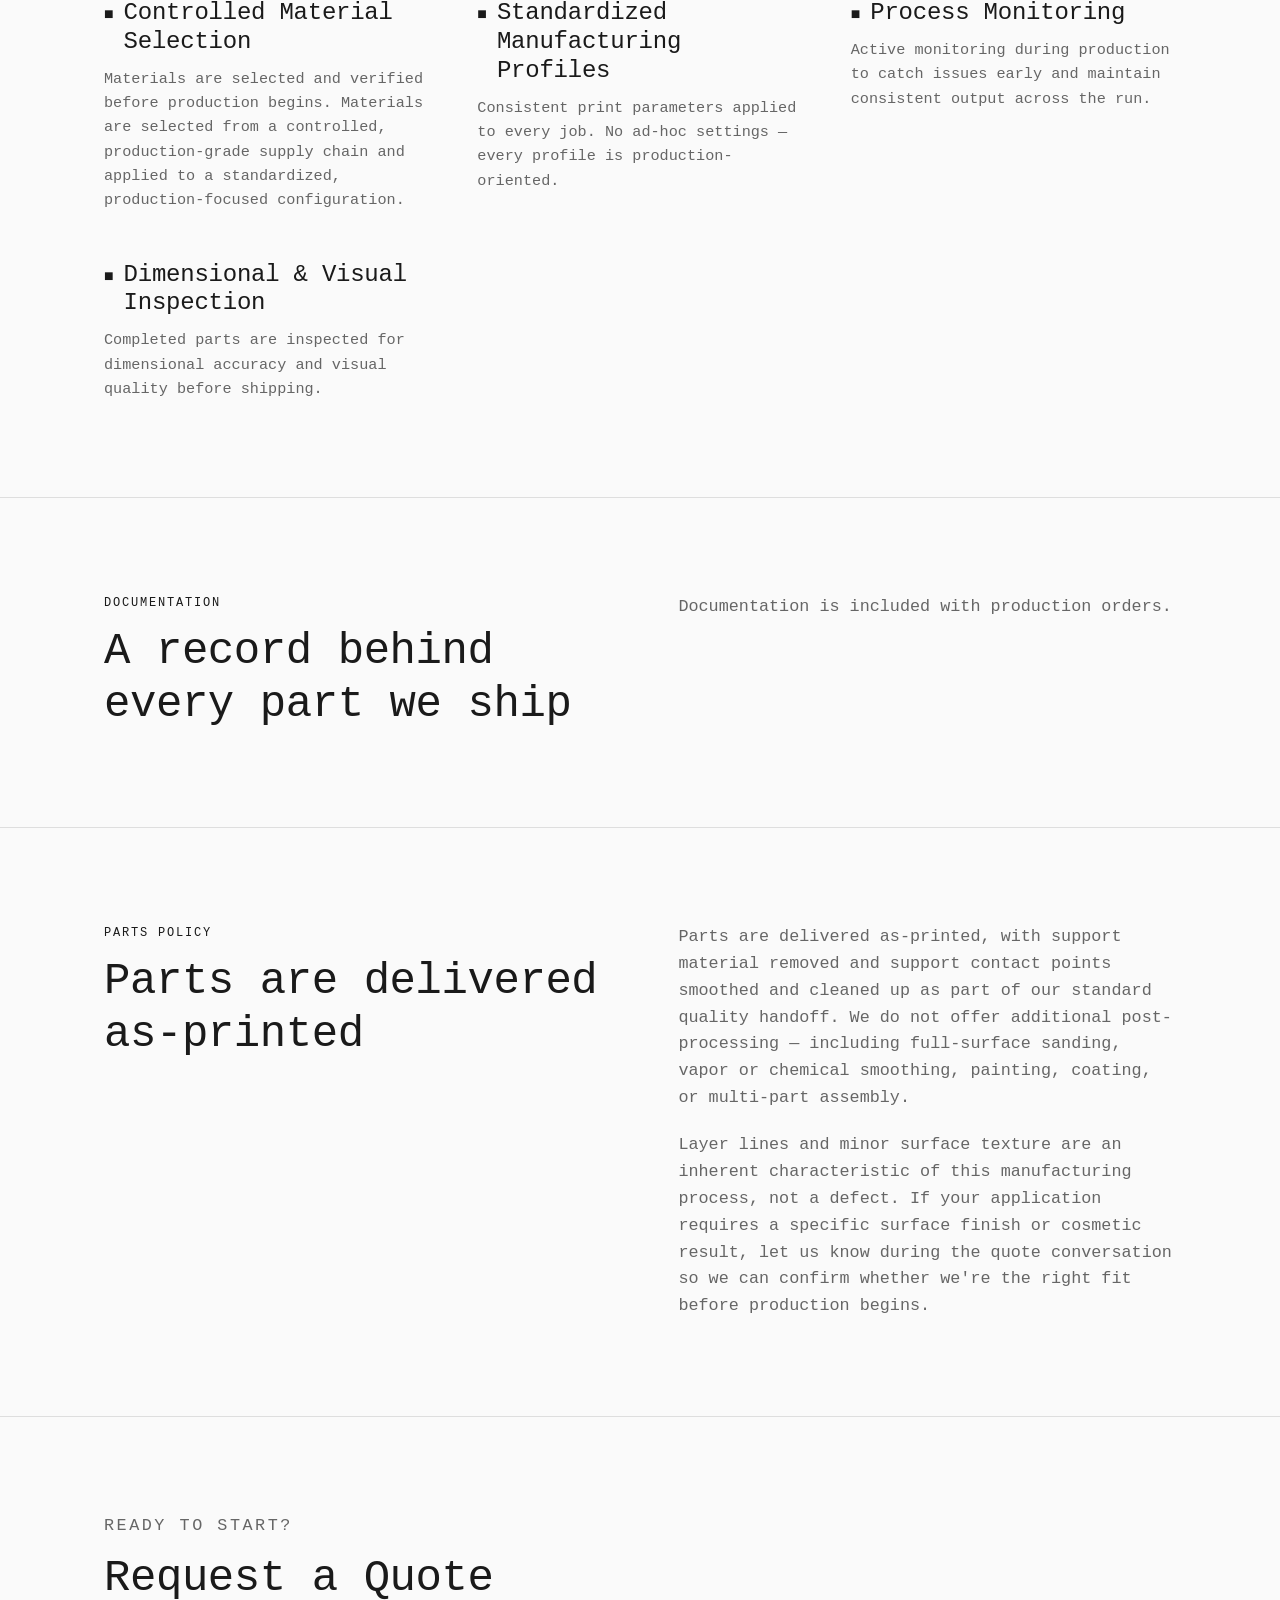
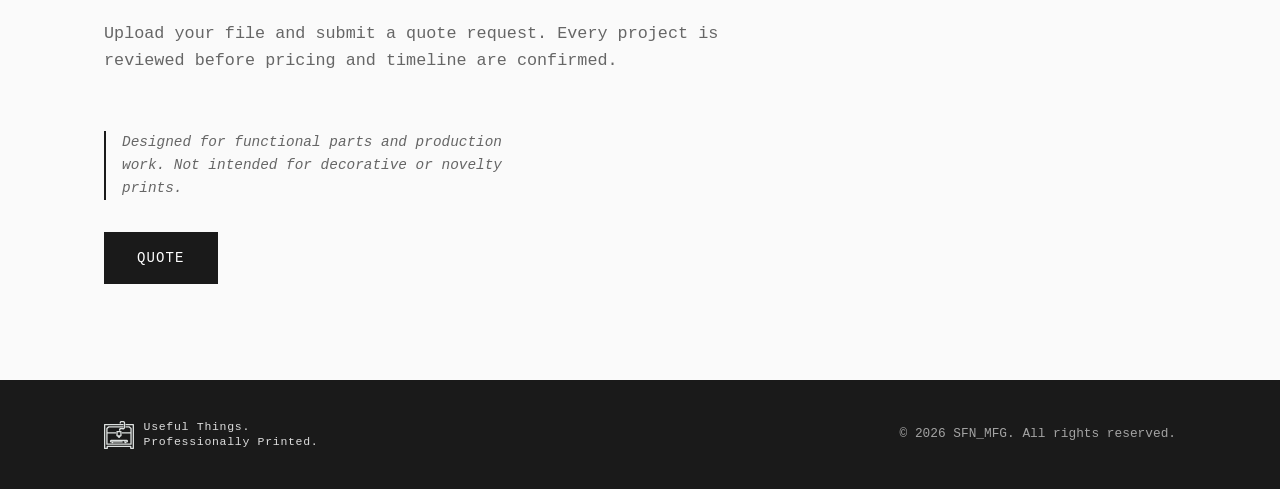
<file: manufacturing-standards.html>
<!DOCTYPE html>
<html lang="en">
<head>
  <meta charset="UTF-8">
  <meta name="viewport" content="width=device-width, initial-scale=1.0">
  <title>Manufacturing Standards &mdash; SFN_MFG</title>
  <meta name="description" content="Every SFN_MFG order follows the same pre-production review, controlled material selection, standardized profiles, and dimensional inspection process.">
  <link rel="canonical" href="https://sfnmfg.com/manufacturing-standards.html">
  <meta property="og:type" content="website">
  <meta property="og:url" content="https://sfnmfg.com/manufacturing-standards.html">
  <meta property="og:title" content="Manufacturing Standards — SFN_MFG">
  <meta property="og:description" content="Every SFN_MFG order follows the same pre-production review, controlled material selection, standardized profiles, and dimensional inspection process.">
  <meta name="twitter:card" content="summary">
  <meta name="twitter:title" content="Manufacturing Standards — SFN_MFG">
  <meta name="twitter:description" content="Every SFN_MFG order follows the same pre-production review, controlled material selection, standardized profiles, and dimensional inspection process.">
  <link rel="stylesheet" href="style.css">
  <link rel="apple-touch-icon" sizes="180x180" href="/apple-touch-icon.png">
  <link rel="icon" type="image/png" sizes="32x32" href="/favicon-32x32.png">
  <link rel="icon" type="image/png" sizes="16x16" href="/favicon-16x16.png">
  <link rel="manifest" href="/site.webmanifest">
</head>
<body>

  <a href="#main-content" class="skip-link">Skip to main content</a>

  <header class="site-header">
    <div class="container">
      <nav class="nav" aria-label="Main navigation">
        <a href="index.html" class="nav__logo" aria-label="SFN_MFG — Home">
          <img src="SFN_MFG_LOGO.svg" alt="" class="nav__logo-img" width="36" height="36">
          <span class="nav__logo-text">
            <span class="nav__logo-line1">Useful Things.</span>
            <span class="nav__logo-line2">Professionally Printed.</span>
          </span>
        </a>
        <button class="nav__toggle" aria-label="Toggle navigation" aria-expanded="false" aria-controls="nav-menu">
          <span></span><span></span><span></span>
        </button>
        <ul class="nav__links" id="nav-menu" role="list">
          <li><a href="about.html">About</a></li>
          <li><a href="what-we-manufacture.html">What We Manufacture</a></li>
          <li><a href="manufacturing-standards.html" class="active" aria-current="page">Standards</a></li>
          <li><a href="materials.html">Materials</a></li>
          <li><a href="quote.html">Quote</a></li>
          <li><a href="contact.html">Contact</a></li>
        </ul>
      </nav>
    </div>
  </header>

  <main id="main-content">

    <!-- Page Hero -->
    <section class="page-hero section--surface" aria-labelledby="page-title">
      <div class="container">
        <p class="page-hero__eyebrow">Manufacturing Standards</p>
        <h1 id="page-title">The same standards,<br>every project</h1>
        <p>Every project receives the same review process and manufacturing standards regardless of order size.</p>
      </div>
    </section>

    <!-- Before Manufacturing Begins -->
    <section class="section" id="before-manufacturing">
      <div class="container">

        <div class="section-header">
          <p class="section-eyebrow">Before Manufacturing Begins</p>
          <h2>Every model is reviewed before production starts</h2>
        </div>

        <div class="two-col">
          <div class="prose">
            <p>Every model is reviewed before manufacturing begins. The review covers:</p>
            <ul>
              <li>Geometry</li>
              <li>Printability</li>
              <li>Orientation</li>
              <li>Material suitability</li>
              <li>Manufacturability</li>
            </ul>
            <p>If anything requires clarification, SFN_MFG will contact the customer before production starts.</p>
          </div>
          <div class="prose">
            <p>Production begins only after the project has been reviewed. Final pricing and timeline are confirmed before any work is started.</p>
            <p>This process applies to every order — from a single prototype to a short production run.</p>
          </div>
        </div>

      </div>
    </section>

    <hr class="divider">

    <!-- During Manufacturing -->
    <section class="section" id="during-manufacturing">
      <div class="container">

        <div class="section-header">
          <p class="section-eyebrow">During Manufacturing</p>
          <h2>Controlled process,<br>consistent output</h2>
        </div>

        <div class="feature-grid">

          <div class="feature-item">
            <div class="feature-item__header">
              <div class="feature-item__icon" aria-hidden="true">&#9632;</div>
              <h3>Controlled Material Selection</h3>
            </div>
            <p>Materials are selected and verified before production begins. Materials are selected from a controlled, production-grade supply chain and applied to a standardized, production-focused configuration.</p>
          </div>

          <div class="feature-item">
            <div class="feature-item__header">
              <div class="feature-item__icon" aria-hidden="true">&#9632;</div>
              <h3>Standardized Manufacturing Profiles</h3>
            </div>
            <p>Consistent print parameters applied to every job. No ad-hoc settings — every profile is production-oriented.</p>
          </div>

          <div class="feature-item">
            <div class="feature-item__header">
              <div class="feature-item__icon" aria-hidden="true">&#9632;</div>
              <h3>Process Monitoring</h3>
            </div>
            <p>Active monitoring during production to catch issues early and maintain consistent output across the run.</p>
          </div>

          <div class="feature-item">
            <div class="feature-item__header">
              <div class="feature-item__icon" aria-hidden="true">&#9632;</div>
              <h3>Dimensional &amp; Visual Inspection</h3>
            </div>
            <p>Completed parts are inspected for dimensional accuracy and visual quality before shipping.</p>
          </div>

        </div>

      </div>
    </section>

    <hr class="divider">

    <!-- Documentation -->
    <section class="section" id="documentation">
      <div class="container">
        <div class="two-col">
          <div>
            <p class="section-eyebrow">Documentation</p>
            <h2>A record behind<br>every part we ship</h2>
          </div>
          <div class="prose">
            <p>Documentation is included with production orders.</p>
          </div>
        </div>
      </div>
    </section>

    <hr class="divider">

    <!-- As-Printed Policy -->
    <section class="section" id="as-printed">
      <div class="container">
        <div class="two-col">
          <div>
            <p class="section-eyebrow">Parts Policy</p>
            <h2>Parts are delivered<br>as-printed</h2>
          </div>
          <div class="prose">
            <p>Parts are delivered as-printed, with support material removed and support contact points smoothed and cleaned up as part of our standard quality handoff. We do not offer additional post-processing — including full-surface sanding, vapor or chemical smoothing, painting, coating, or multi-part assembly.</p>
            <p>Layer lines and minor surface texture are an inherent characteristic of this manufacturing process, not a defect. If your application requires a specific surface finish or cosmetic result, let us know during the quote conversation so we can confirm whether we're the right fit before production begins.</p>
          </div>
        </div>
      </div>
    </section>

    <hr class="divider">

    <!-- CTA -->
    <section class="section">
      <div class="container">
        <div class="section-header">
          <p class="section-eyebrow">Ready to start?</p>
          <h2>Request a Quote</h2>
          <p>Upload your file and submit a quote request. Every project is reviewed before pricing and timeline are confirmed.</p>
        </div>
        <div class="quote-cta">
          <p class="quote-cta__note">Designed for functional parts and production work. Not intended for decorative or novelty prints.</p>
          <a href="quote.html" class="btn btn--primary">Quote</a>
        </div>
      </div>
    </section>

  </main>

  <footer class="site-footer">
    <div class="container">
      <div class="footer-inner">
        <div class="footer-logo">
          <img src="SFN_MFG_LOGO.svg" alt="" class="footer-logo__img" width="28" height="28">
          <span class="footer-logo__text">
            <span class="footer-logo__line1">Useful Things.</span>
            <span class="footer-logo__line2">Professionally Printed.</span>
          </span>
        </div>
        <p class="footer-copy">&copy; 2026 SFN_MFG. All rights reserved.</p>
      </div>
    </div>
  </footer>

  <script src="nav.js"></script>

</body>
</html>
</file>
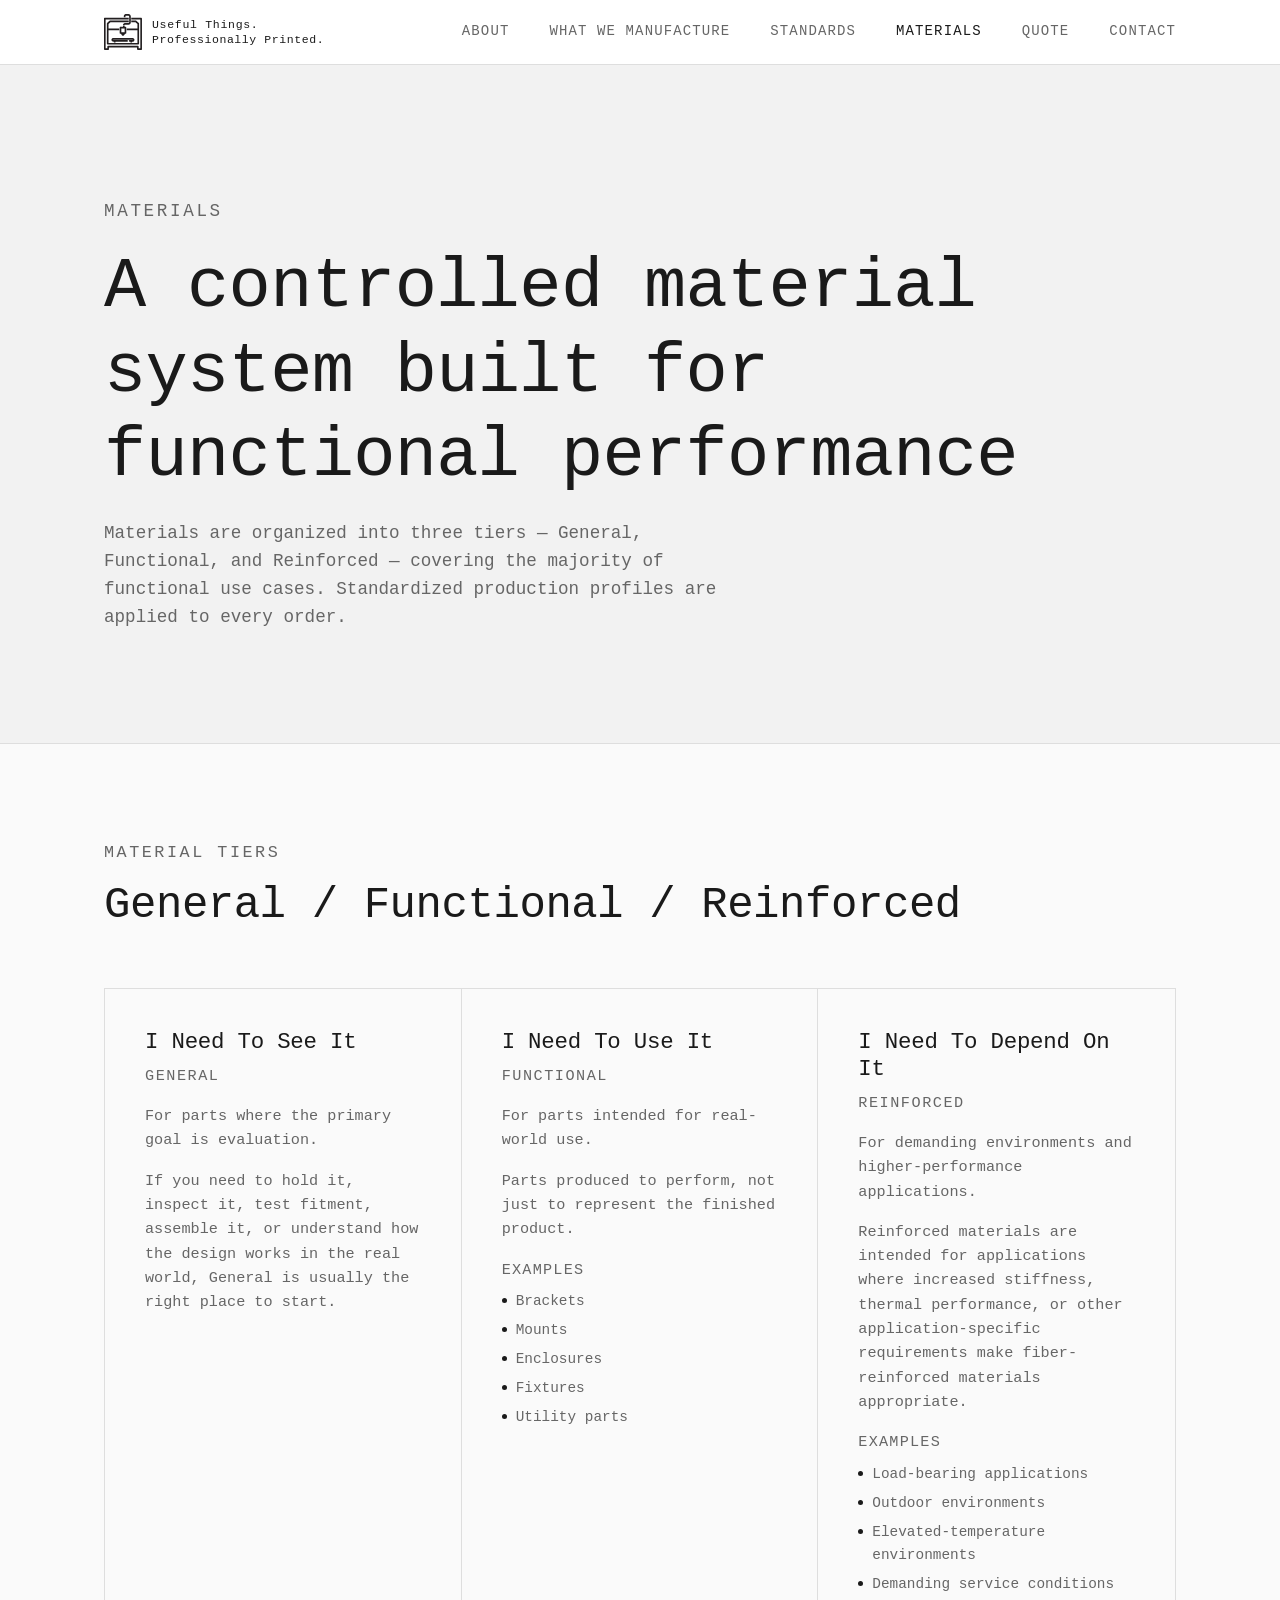
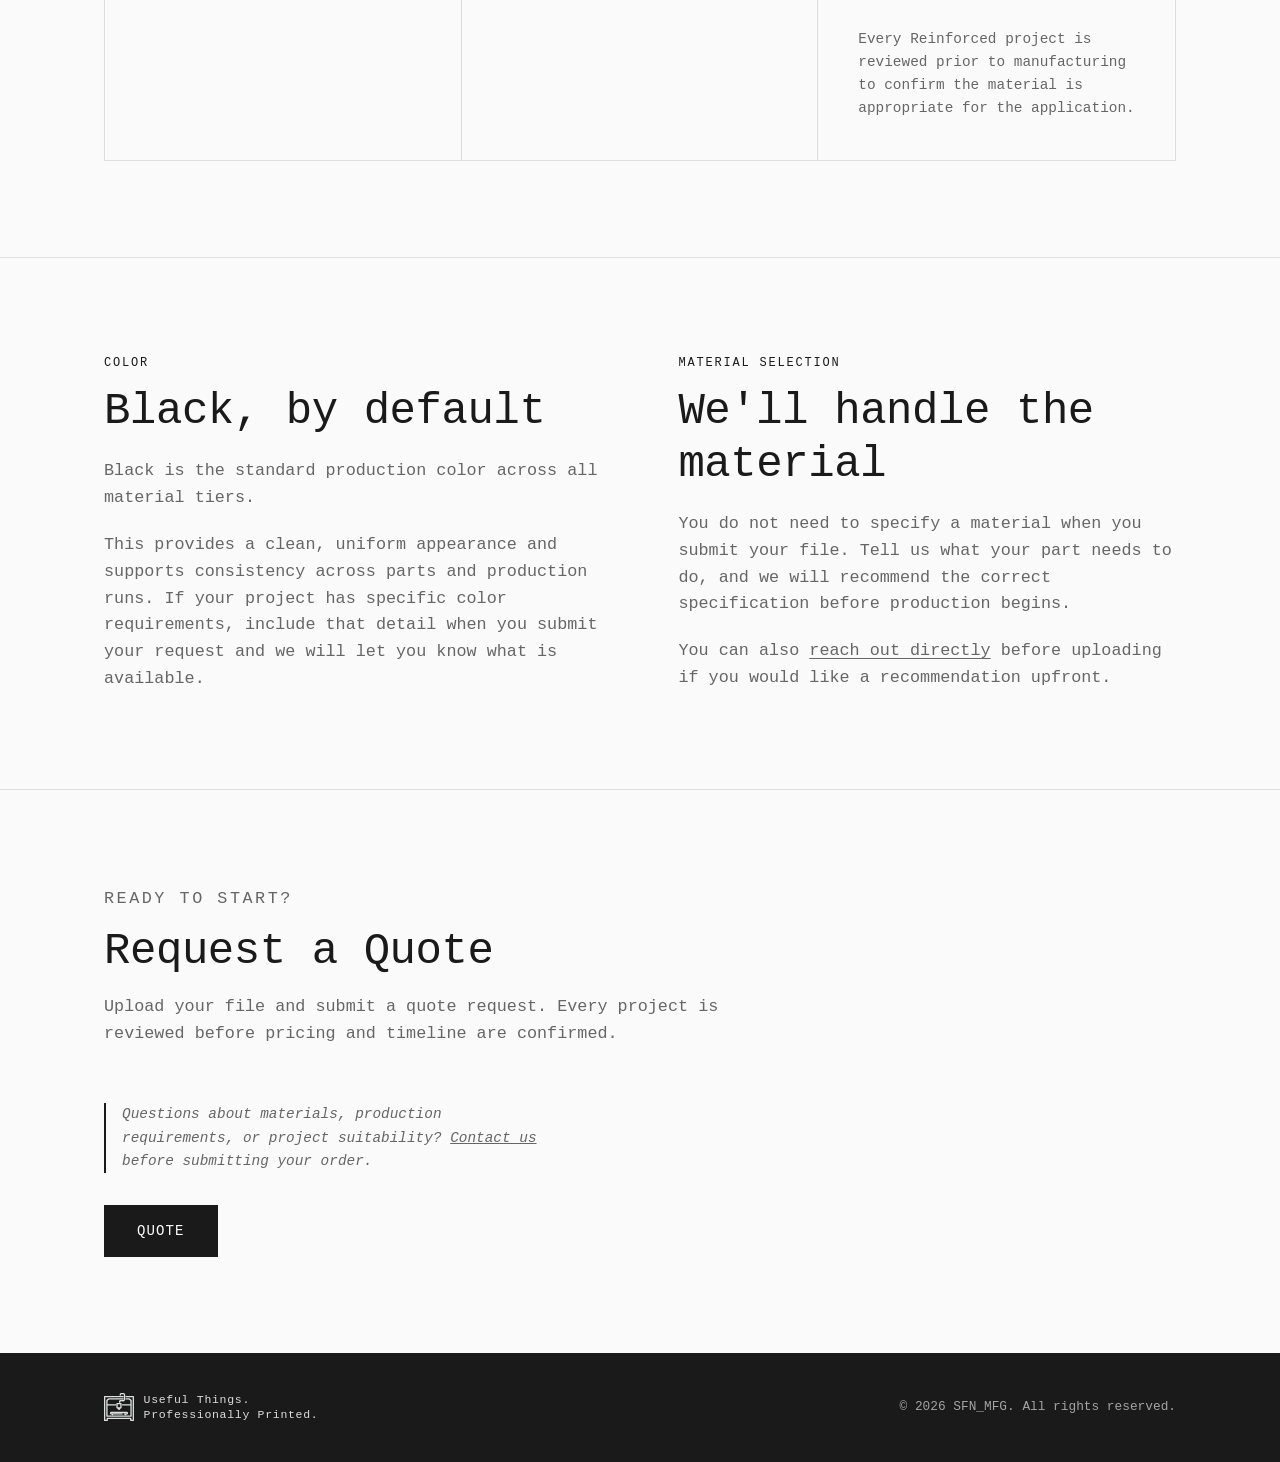
<file: materials.html>
<!DOCTYPE html>
<html lang="en">
<head>
  <meta charset="UTF-8">
  <meta name="viewport" content="width=device-width, initial-scale=1.0">
  <title>Materials &mdash; SFN_MFG</title>
  <meta name="description" content="SFN_MFG uses a controlled three-tier material system — General, Functional, and Reinforced — covering the majority of functional FDM 3D printing use cases.">
  <link rel="canonical" href="https://sfnmfg.com/materials.html">
  <meta property="og:type" content="website">
  <meta property="og:url" content="https://sfnmfg.com/materials.html">
  <meta property="og:title" content="Materials — SFN_MFG">
  <meta property="og:description" content="SFN_MFG uses a controlled three-tier material system — General, Functional, and Reinforced — covering the majority of functional FDM 3D printing use cases.">
  <meta name="twitter:card" content="summary">
  <meta name="twitter:title" content="Materials — SFN_MFG">
  <meta name="twitter:description" content="SFN_MFG uses a controlled three-tier material system — General, Functional, and Reinforced — covering the majority of functional FDM 3D printing use cases.">
  <link rel="stylesheet" href="style.css">
  <link rel="apple-touch-icon" sizes="180x180" href="/apple-touch-icon.png">
  <link rel="icon" type="image/png" sizes="32x32" href="/favicon-32x32.png">
  <link rel="icon" type="image/png" sizes="16x16" href="/favicon-16x16.png">
  <link rel="manifest" href="/site.webmanifest">
</head>
<body>

  <a href="#main-content" class="skip-link">Skip to main content</a>

  <header class="site-header">
    <div class="container">
      <nav class="nav" aria-label="Main navigation">
        <a href="index.html" class="nav__logo" aria-label="SFN_MFG — Home">
          <img src="SFN_MFG_LOGO.svg" alt="" class="nav__logo-img" width="36" height="36">
          <span class="nav__logo-text">
            <span class="nav__logo-line1">Useful Things.</span>
            <span class="nav__logo-line2">Professionally Printed.</span>
          </span>
        </a>
        <button class="nav__toggle" aria-label="Toggle navigation" aria-expanded="false" aria-controls="nav-menu">
          <span></span><span></span><span></span>
        </button>
        <ul class="nav__links" id="nav-menu" role="list">
          <li><a href="about.html">About</a></li>
          <li><a href="what-we-manufacture.html">What We Manufacture</a></li>
          <li><a href="manufacturing-standards.html">Standards</a></li>
          <li><a href="materials.html" class="active" aria-current="page">Materials</a></li>
          <li><a href="quote.html">Quote</a></li>
          <li><a href="contact.html">Contact</a></li>
        </ul>
      </nav>
    </div>
  </header>

  <main id="main-content">

    <!-- Page Hero -->
    <section class="page-hero section--surface" aria-labelledby="page-title">
      <div class="container">
        <p class="page-hero__eyebrow">Materials</p>
        <h1 id="page-title">A controlled material system built for functional performance</h1>
        <p>Materials are organized into three tiers &mdash; General, Functional, and Reinforced &mdash; covering the majority of functional use cases. Standardized production profiles are applied to every order.</p>
      </div>
    </section>

    <!-- Material Tiers -->
    <section class="section" id="materials">
      <div class="container">

        <div class="section-header">
          <p class="section-eyebrow">Material Tiers</p>
          <h2>General / Functional / Reinforced</h2>
        </div>

        <div class="cap-tier-grid">

          <div class="cap-tier">
            <h3>I Need To See It</h3>
            <p class="cap-tier__sublabel">General</p>
            <p>For parts where the primary goal is evaluation.</p>
            <p>If you need to hold it, inspect it, test fitment, assemble it, or understand how the design works in the real world, General is usually the right place to start.</p>
          </div>

          <div class="cap-tier">
            <h3>I Need To Use It</h3>
            <p class="cap-tier__sublabel">Functional</p>
            <p>For parts intended for real-world use.</p>
            <p>Parts produced to perform, not just to represent the finished product.</p>
            <p class="cap-tier__label">Examples</p>
            <ul class="cap-tier__list" role="list">
              <li>Brackets</li>
              <li>Mounts</li>
              <li>Enclosures</li>
              <li>Fixtures</li>
              <li>Utility parts</li>
            </ul>
          </div>

          <div class="cap-tier">
            <h3>I Need To Depend On It</h3>
            <p class="cap-tier__sublabel">Reinforced</p>
            <p>For demanding environments and higher-performance applications.</p>
            <p>Reinforced materials are intended for applications where increased stiffness, thermal performance, or other application-specific requirements make fiber-reinforced materials appropriate.</p>
            <p class="cap-tier__label">Examples</p>
            <ul class="cap-tier__list" role="list">
              <li>Load-bearing applications</li>
              <li>Outdoor environments</li>
              <li>Elevated-temperature environments</li>
              <li>Demanding service conditions</li>
            </ul>
            <p style="margin-top: 16px; font-size: 0.9rem; color: var(--color-text-muted);">Every Reinforced project is reviewed prior to manufacturing to confirm the material is appropriate for the application.</p>
          </div>

        </div>

      </div>
    </section>

    <hr class="divider">

    <!-- Color + Material Selection -->
    <section class="section">
      <div class="container">
        <div class="two-col">

          <div>
            <p class="section-eyebrow">Color</p>
            <h2>Black, by default</h2>
            <div class="prose" style="margin-top: 20px;">
              <p>Black is the standard production color across all material tiers.</p>
              <p>This provides a clean, uniform appearance and supports consistency across parts and production runs. If your project has specific color requirements, include that detail when you submit your request and we will let you know what is available.</p>
            </div>
          </div>

          <div>
            <p class="section-eyebrow">Material Selection</p>
            <h2>We'll handle the material</h2>
            <div class="prose" style="margin-top: 20px;">
              <p>You do not need to specify a material when you submit your file. Tell us what your part needs to do, and we will recommend the correct specification before production begins.</p>
              <p>You can also <a href="contact.html">reach out directly</a> before uploading if you would like a recommendation upfront.</p>
            </div>
          </div>

        </div>
      </div>
    </section>

    <hr class="divider">

    <!-- CTA -->
    <section class="section">
      <div class="container">
        <div class="section-header">
          <p class="section-eyebrow">Ready to start?</p>
          <h2>Request a Quote</h2>
          <p>Upload your file and submit a quote request. Every project is reviewed before pricing and timeline are confirmed.</p>
        </div>
        <div class="quote-cta">
          <p class="quote-cta__note">Questions about materials, production requirements, or project suitability? <a href="contact.html" style="text-decoration: underline;">Contact us</a> before submitting your order.</p>
          <a href="quote.html" class="btn btn--primary">Quote</a>
        </div>
      </div>
    </section>

  </main>

  <footer class="site-footer">
    <div class="container">
      <div class="footer-inner">
        <div class="footer-logo">
          <img src="SFN_MFG_LOGO.svg" alt="" class="footer-logo__img" width="28" height="28">
          <span class="footer-logo__text">
            <span class="footer-logo__line1">Useful Things.</span>
            <span class="footer-logo__line2">Professionally Printed.</span>
          </span>
        </div>
        <p class="footer-copy">&copy; 2026 SFN_MFG. All rights reserved.</p>
      </div>
    </div>
  </footer>

  <script src="nav.js"></script>

</body>
</html>
</file>
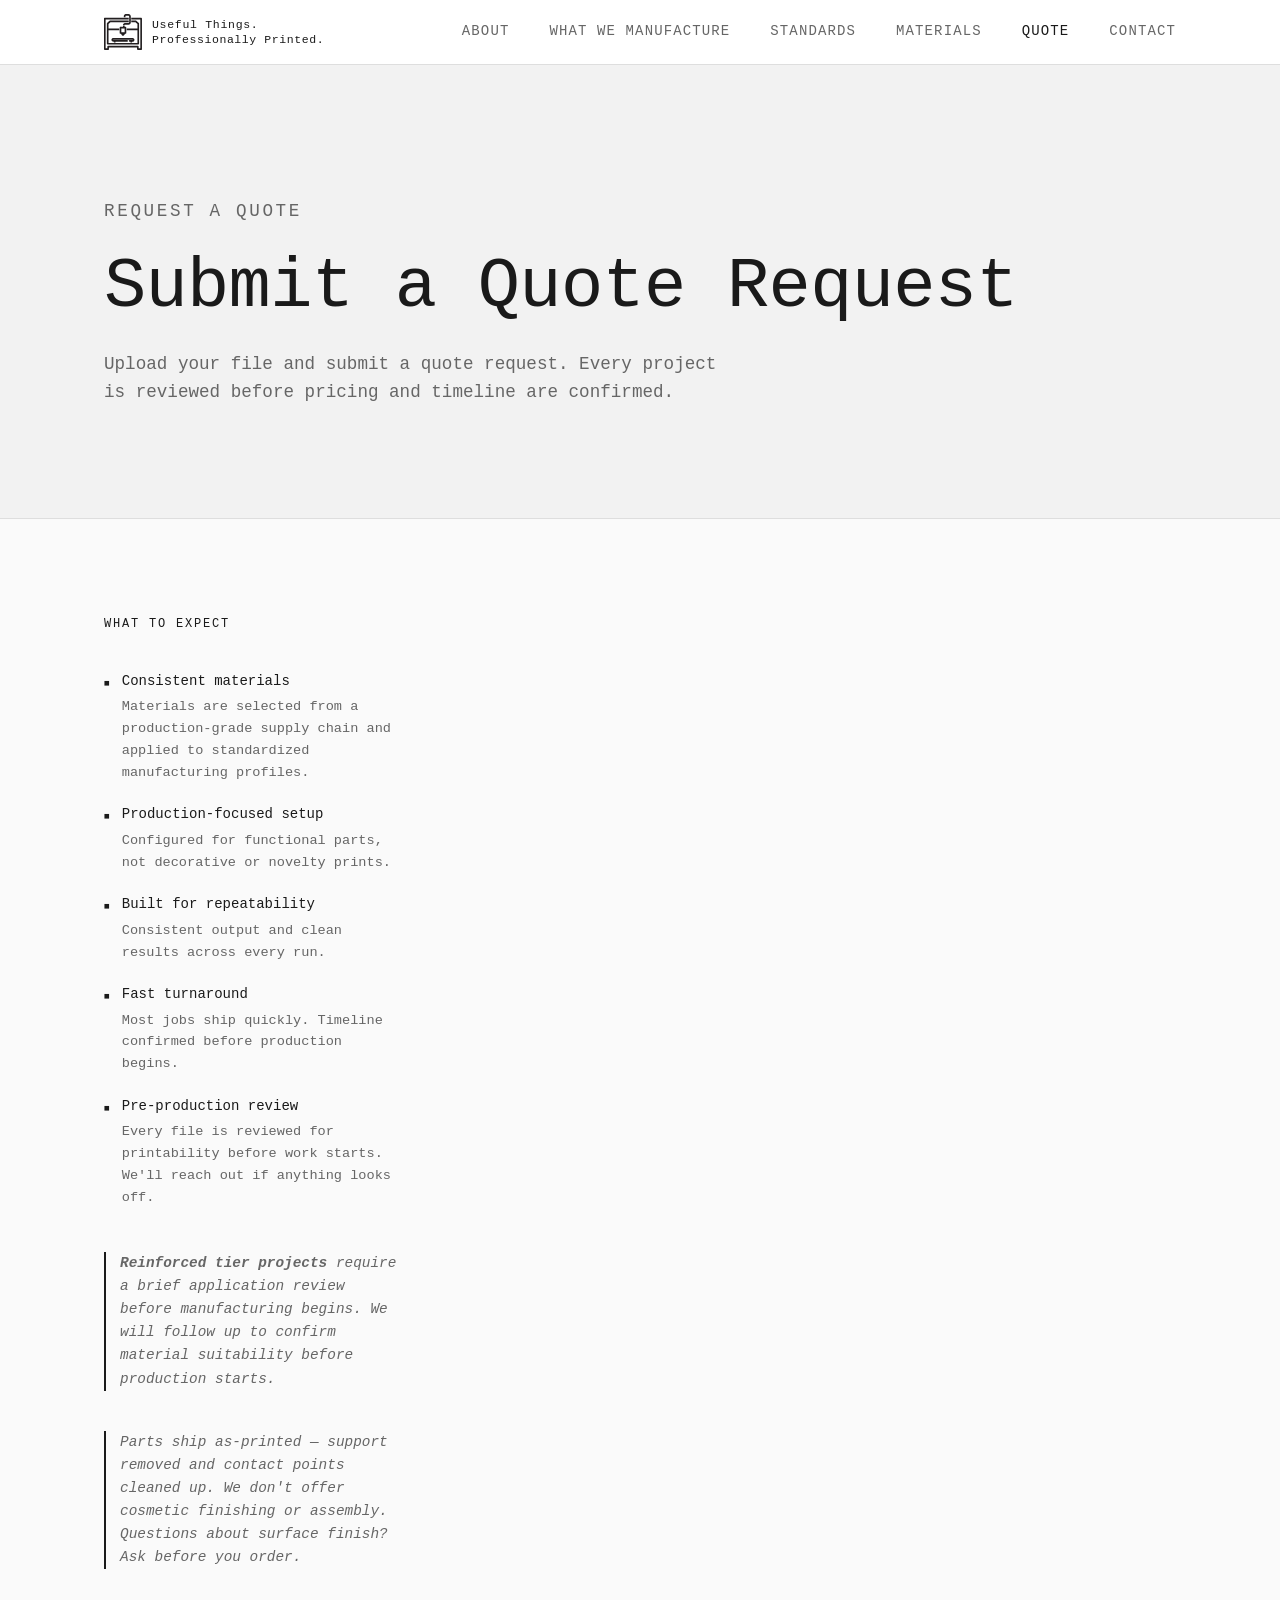
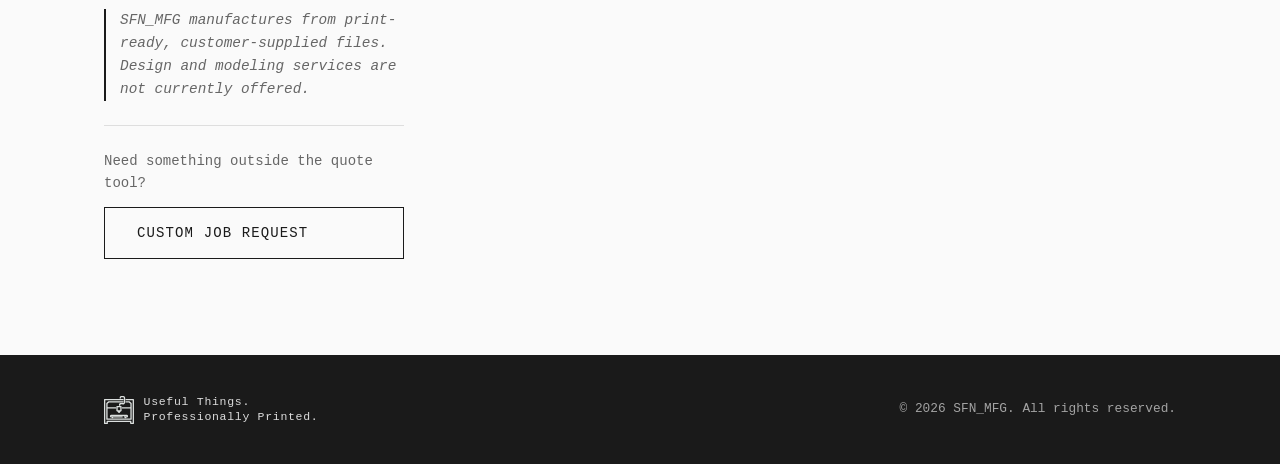
<file: quote.html>
<!DOCTYPE html>
<html lang="en">
<head>
  <meta charset="UTF-8">
  <meta name="viewport" content="width=device-width, initial-scale=1.0">
  <title>Quote &mdash; SFN_MFG</title>
  <meta name="description" content="Submit a quote request for FDM 3D printing services. Upload your file and every project receives a pre-production review before pricing and timeline are confirmed.">
  <link rel="canonical" href="https://sfnmfg.com/quote.html">
  <meta property="og:type" content="website">
  <meta property="og:url" content="https://sfnmfg.com/quote.html">
  <meta property="og:title" content="Quote — SFN_MFG">
  <meta property="og:description" content="Submit a quote request for FDM 3D printing services. Upload your file and every project receives a pre-production review before pricing and timeline are confirmed.">
  <meta name="twitter:card" content="summary">
  <meta name="twitter:title" content="Quote — SFN_MFG">
  <meta name="twitter:description" content="Submit a quote request for FDM 3D printing services. Upload your file and every project receives a pre-production review before pricing and timeline are confirmed.">
  <link rel="preconnect" href="https://app.autoquote3d.com">
  <link rel="stylesheet" href="style.css">
  <link rel="apple-touch-icon" sizes="180x180" href="/apple-touch-icon.png">
  <link rel="icon" type="image/png" sizes="32x32" href="/favicon-32x32.png">
  <link rel="icon" type="image/png" sizes="16x16" href="/favicon-16x16.png">
  <link rel="manifest" href="/site.webmanifest">
</head>
<body>

  <a href="#main-content" class="skip-link">Skip to main content</a>

  <header class="site-header">
    <div class="container">
      <nav class="nav" aria-label="Main navigation">
        <a href="index.html" class="nav__logo" aria-label="SFN_MFG — Home">
          <img src="SFN_MFG_LOGO.svg" alt="" class="nav__logo-img" width="36" height="36">
          <span class="nav__logo-text">
            <span class="nav__logo-line1">Useful Things.</span>
            <span class="nav__logo-line2">Professionally Printed.</span>
          </span>
        </a>
        <button class="nav__toggle" aria-label="Toggle navigation" aria-expanded="false" aria-controls="nav-menu">
          <span></span><span></span><span></span>
        </button>
        <ul class="nav__links" id="nav-menu" role="list">
          <li><a href="about.html">About</a></li>
          <li><a href="what-we-manufacture.html">What We Manufacture</a></li>
          <li><a href="manufacturing-standards.html">Standards</a></li>
          <li><a href="materials.html">Materials</a></li>
          <li><a href="quote.html" class="active" aria-current="page">Quote</a></li>
          <li><a href="contact.html">Contact</a></li>
        </ul>
      </nav>
    </div>
  </header>

  <main id="main-content">

    <!-- Page Hero -->
    <section class="page-hero section--surface" aria-labelledby="page-title">
      <div class="container">
        <p class="page-hero__eyebrow">Request a Quote</p>
        <h1 id="page-title">Submit a Quote Request</h1>
        <p>Upload your file and submit a quote request. Every project is reviewed before pricing and timeline are confirmed.</p>
      </div>
    </section>

    <!-- Quote Tool -->
    <section class="section">
      <div class="container">

        <div class="quote-page-layout">

          <!-- Trust sidebar -->
          <aside class="quote-trust-panel">
            <p class="section-eyebrow">What to expect</p>
            <ul class="quote-trust-list" role="list">
              <li>
                <span class="quote-trust-list__icon" aria-hidden="true">&#9632;</span>
                <div>
                  <strong>Consistent materials</strong>
                  <p>Materials are selected from a production-grade supply chain and applied to standardized manufacturing profiles.</p>
                </div>
              </li>
              <li>
                <span class="quote-trust-list__icon" aria-hidden="true">&#9632;</span>
                <div>
                  <strong>Production-focused setup</strong>
                  <p>Configured for functional parts, not decorative or novelty prints.</p>
                </div>
              </li>
              <li>
                <span class="quote-trust-list__icon" aria-hidden="true">&#9632;</span>
                <div>
                  <strong>Built for repeatability</strong>
                  <p>Consistent output and clean results across every run.</p>
                </div>
              </li>
              <li>
                <span class="quote-trust-list__icon" aria-hidden="true">&#9632;</span>
                <div>
                  <strong>Fast turnaround</strong>
                  <p>Most jobs ship quickly. Timeline confirmed before production begins.</p>
                </div>
              </li>
              <li>
                <span class="quote-trust-list__icon" aria-hidden="true">&#9632;</span>
                <div>
                  <strong>Pre-production review</strong>
                  <p>Every file is reviewed for printability before work starts. We'll reach out if anything looks off.</p>
                </div>
              </li>
            </ul>
            <div class="quote-trust-panel__note" style="margin-top: 20px; font-size: 0.9rem; color: var(--color-text-muted);">
              <strong>Reinforced tier projects</strong> require a brief application review before manufacturing begins. We will follow up to confirm material suitability before production starts.
            </div>
            <div class="quote-trust-panel__note" style="margin-top: 16px; font-size: 0.9rem; color: var(--color-text-muted);">
              Parts ship as-printed — support removed and contact points cleaned up. We don't offer cosmetic finishing or assembly. Questions about surface finish? Ask before you order.
            </div>
            <div class="quote-trust-panel__note" style="margin-top: 16px; font-size: 0.9rem; color: var(--color-text-muted);">
              SFN_MFG manufactures from print-ready, customer-supplied files. Design and modeling services are not currently offered.
            </div>
            <div class="quote-trust-panel__cta">
              <p>Need something outside the quote tool?</p>
              <a href="contact.html" class="btn btn--outline">Custom Job Request</a>
            </div>
          </aside>

          <!-- Widget -->
          <div class="quote-widget quote-widget--page">
            <iframe
              src="https://app.autoquote3d.com/widget/u727wvwbausvleplkal7ih7n"
              loading="lazy"
              title="Get an Instant Quote"
              sandbox="allow-scripts allow-forms allow-same-origin">
              Your browser does not support this quote tool. Please <a href="contact.html">contact us directly</a> to request a quote.
            </iframe>
          </div>

        </div>
      </div>
    </section>

  </main>

  <footer class="site-footer">
    <div class="container">
      <div class="footer-inner">
        <div class="footer-logo">
          <img src="SFN_MFG_LOGO.svg" alt="" class="footer-logo__img" width="28" height="28">
          <span class="footer-logo__text">
            <span class="footer-logo__line1">Useful Things.</span>
            <span class="footer-logo__line2">Professionally Printed.</span>
          </span>
        </div>
        <p class="footer-copy">&copy; 2026 SFN_MFG. All rights reserved.</p>
      </div>
    </div>
  </footer>

  <script src="nav.js"></script>

</body>
</html>
</file>
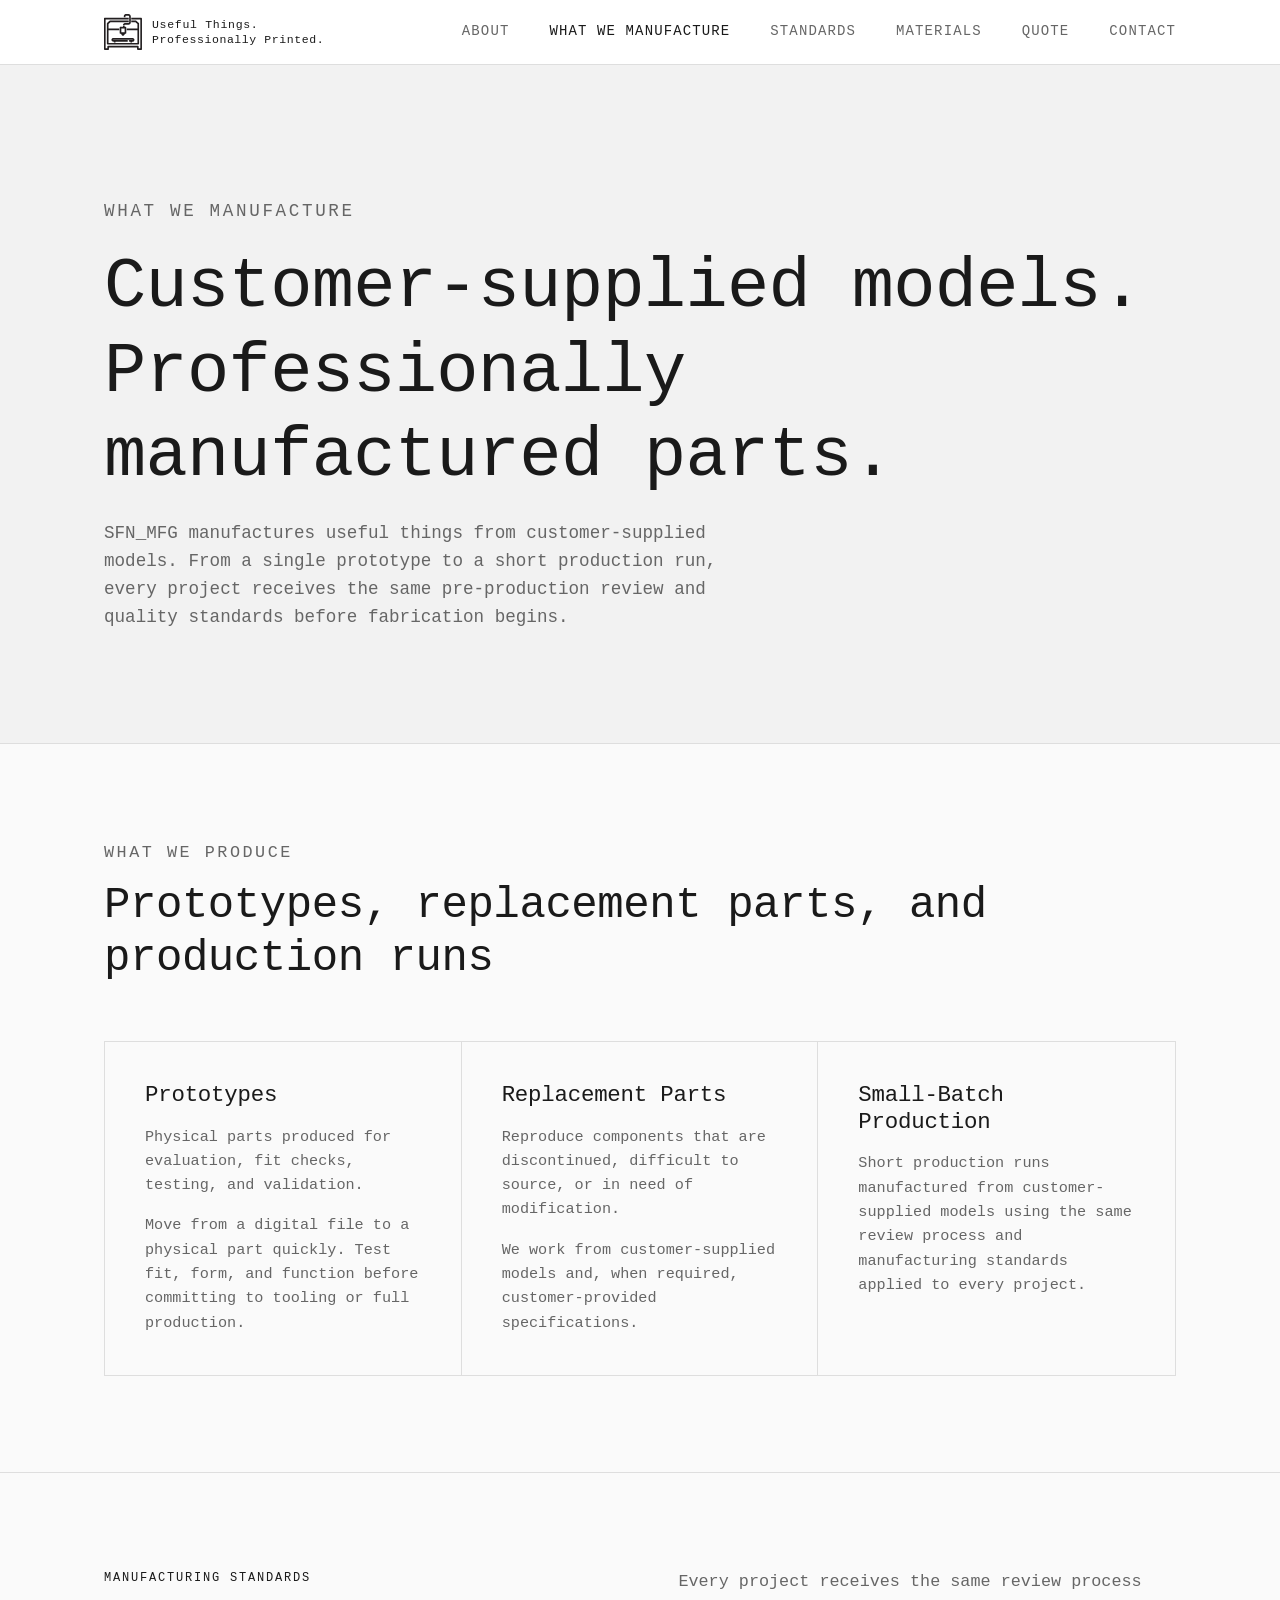
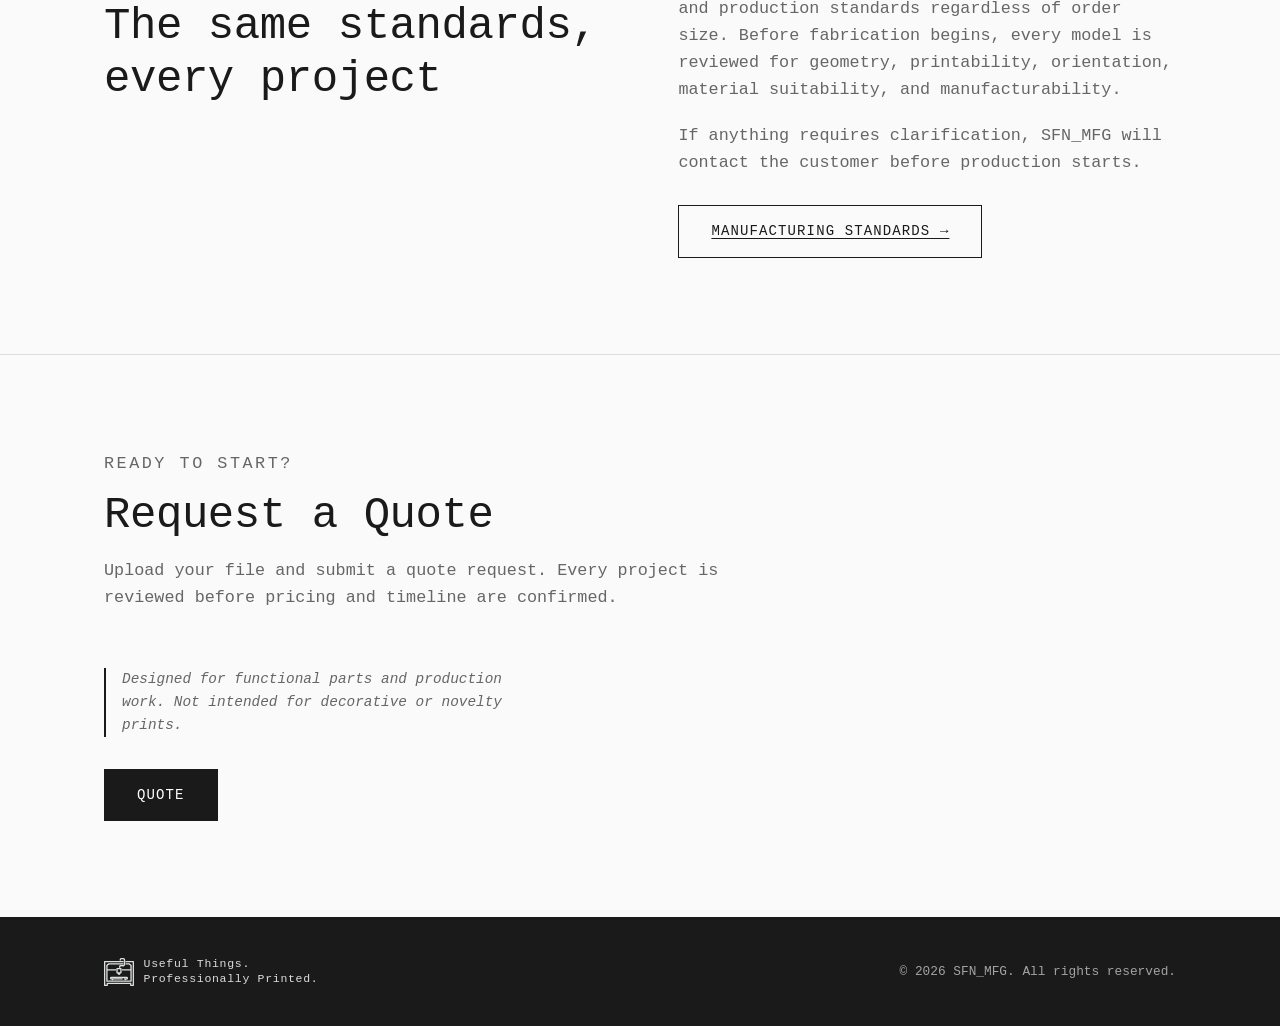
<file: what-we-manufacture.html>
<!DOCTYPE html>
<html lang="en">
<head>
  <meta charset="UTF-8">
  <meta name="viewport" content="width=device-width, initial-scale=1.0">
  <title>What We Manufacture &mdash; SFN_MFG</title>
  <meta name="description" content="SFN_MFG produces prototypes, replacement parts, and small-batch production runs from customer-supplied models. Every project receives a pre-production review.">
  <link rel="canonical" href="https://sfnmfg.com/what-we-manufacture.html">
  <meta property="og:type" content="website">
  <meta property="og:url" content="https://sfnmfg.com/what-we-manufacture.html">
  <meta property="og:title" content="What We Manufacture — SFN_MFG">
  <meta property="og:description" content="SFN_MFG produces prototypes, replacement parts, and small-batch production runs from customer-supplied models. Every project receives a pre-production review.">
  <meta name="twitter:card" content="summary">
  <meta name="twitter:title" content="What We Manufacture — SFN_MFG">
  <meta name="twitter:description" content="SFN_MFG produces prototypes, replacement parts, and small-batch production runs from customer-supplied models. Every project receives a pre-production review.">
  <link rel="stylesheet" href="style.css">
  <link rel="apple-touch-icon" sizes="180x180" href="/apple-touch-icon.png">
  <link rel="icon" type="image/png" sizes="32x32" href="/favicon-32x32.png">
  <link rel="icon" type="image/png" sizes="16x16" href="/favicon-16x16.png">
  <link rel="manifest" href="/site.webmanifest">
</head>
<body>

  <a href="#main-content" class="skip-link">Skip to main content</a>

  <header class="site-header">
    <div class="container">
      <nav class="nav" aria-label="Main navigation">
        <a href="index.html" class="nav__logo" aria-label="SFN_MFG — Home">
          <img src="SFN_MFG_LOGO.svg" alt="" class="nav__logo-img" width="36" height="36">
          <span class="nav__logo-text">
            <span class="nav__logo-line1">Useful Things.</span>
            <span class="nav__logo-line2">Professionally Printed.</span>
          </span>
        </a>
        <button class="nav__toggle" aria-label="Toggle navigation" aria-expanded="false" aria-controls="nav-menu">
          <span></span><span></span><span></span>
        </button>
        <ul class="nav__links" id="nav-menu" role="list">
          <li><a href="about.html">About</a></li>
          <li><a href="what-we-manufacture.html" class="active" aria-current="page">What We Manufacture</a></li>
          <li><a href="manufacturing-standards.html">Standards</a></li>
          <li><a href="materials.html">Materials</a></li>
          <li><a href="quote.html">Quote</a></li>
          <li><a href="contact.html">Contact</a></li>
        </ul>
      </nav>
    </div>
  </header>

  <main id="main-content">

    <!-- Page Hero -->
    <section class="page-hero section--surface" aria-labelledby="page-title">
      <div class="container">
        <p class="page-hero__eyebrow">What We Manufacture</p>
        <h1 id="page-title">Customer-supplied models.<br>Professionally manufactured parts.</h1>
        <p>SFN_MFG manufactures useful things from customer-supplied models. From a single prototype to a short production run, every project receives the same pre-production review and quality standards before fabrication begins.</p>
      </div>
    </section>

    <!-- What We Produce -->
    <section class="section" id="what-we-produce">
      <div class="container">

        <div class="section-header">
          <p class="section-eyebrow">What We Produce</p>
          <h2>Prototypes, replacement parts, and production runs</h2>
        </div>

        <div class="cap-tier-grid">

          <div class="cap-tier">
            <h3>Prototypes</h3>
            <p>Physical parts produced for evaluation, fit checks, testing, and validation.</p>
            <p>Move from a digital file to a physical part quickly. Test fit, form, and function before committing to tooling or full production.</p>
          </div>

          <div class="cap-tier">
            <h3>Replacement Parts</h3>
            <p>Reproduce components that are discontinued, difficult to source, or in need of modification.</p>
            <p>We work from customer-supplied models and, when required, customer-provided specifications.</p>
          </div>

          <div class="cap-tier">
            <h3>Small-Batch Production</h3>
            <p>Short production runs manufactured from customer-supplied models using the same review process and manufacturing standards applied to every project.</p>
          </div>

        </div>

      </div>
    </section>

    <hr class="divider">

    <!-- Manufacturing Standards callout -->
    <section class="section">
      <div class="container">
        <div class="two-col">
          <div>
            <p class="section-eyebrow">Manufacturing Standards</p>
            <h2>The same standards,<br>every project</h2>
          </div>
          <div class="prose">
            <p>Every project receives the same review process and production standards regardless of order size. Before fabrication begins, every model is reviewed for geometry, printability, orientation, material suitability, and manufacturability.</p>
            <p>If anything requires clarification, SFN_MFG will contact the customer before production starts.</p>
            <a href="manufacturing-standards.html" class="btn btn--outline"> Manufacturing Standards &rarr;</a>
          </div>
        </div>
      </div>
    </section>

    <hr class="divider">

    <!-- CTA -->
    <section class="section">
      <div class="container">
        <div class="section-header">
          <p class="section-eyebrow">Ready to start?</p>
          <h2>Request a Quote</h2>
          <p>Upload your file and submit a quote request. Every project is reviewed before pricing and timeline are confirmed.</p>
        </div>
        <div class="quote-cta">
          <p class="quote-cta__note">Designed for functional parts and production work. Not intended for decorative or novelty prints.</p>
          <a href="quote.html" class="btn btn--primary">Quote</a>
        </div>
      </div>
    </section>

  </main>

  <footer class="site-footer">
    <div class="container">
      <div class="footer-inner">
        <div class="footer-logo">
          <img src="SFN_MFG_LOGO.svg" alt="" class="footer-logo__img" width="28" height="28">
          <span class="footer-logo__text">
            <span class="footer-logo__line1">Useful Things.</span>
            <span class="footer-logo__line2">Professionally Printed.</span>
          </span>
        </div>
        <p class="footer-copy">&copy; 2026 SFN_MFG. All rights reserved.</p>
      </div>
    </div>
  </footer>

  <script src="nav.js"></script>

</body>
</html>
</file>
<file: style.css>
/* ============================================
   SFN_MFG — stylesheet
   ============================================ */

/* --- Reset & Base --- */
*, *::before, *::after {
  box-sizing: border-box;
  margin: 0;
  padding: 0;
}

:root {
  --color-bg: #fafafa;
  --color-surface: #f2f2f2;
  --color-border: #dedede;
  --color-text: #1a1a1a;
  --color-text-muted: #666666;
  --color-accent: #1a1a1a;
  --font-heading: 'Courier New', 'Courier', monospace;
  --font-body: 'Courier New', 'Courier', monospace;
  --max-width: 1200px;
  --spacing-section: 96px;
}

html { font-size: 16px; scroll-behavior: smooth; }
@media (prefers-reduced-motion: reduce) { html { scroll-behavior: auto; } }

body {
  font-family: var(--font-body);
  background-color: var(--color-bg);
  color: var(--color-text);
  line-height: 1.6;
  -webkit-font-smoothing: antialiased;
}

a { color: inherit; text-decoration: none; }
img { display: block; max-width: 100%; }

/* --- Skip link --- */
.skip-link {
  position: absolute;
  top: -100%;
  left: 0;
  padding: 12px 24px;
  background: var(--color-accent);
  color: #fff;
  font-size: 0.875rem;
  font-weight: 500;
  z-index: 200;
  transition: top 0.2s;
}
.skip-link:focus { top: 0; }

/* --- Decorative italic (em used in markup) --- */
em { font-style: italic; }

/* --- Typography --- */
h1, h2, h3 {
  font-family: var(--font-heading);
  font-weight: 400;
  line-height: 1.2;
  letter-spacing: -0.01em;
}

h1 { font-size: clamp(2.4rem, 5.5vw, 4.5rem); }
h2 { font-size: clamp(1.75rem, 3.5vw, 2.75rem); }
h3 { font-size: clamp(1.1rem, 2vw, 1.5rem); }

p { max-width: 65ch; }

/* --- Layout --- */
.container {
  width: 100%;
  max-width: var(--max-width);
  margin-inline: auto;
  padding-inline: clamp(20px, 5vw, 64px);
}

.section { padding-block: var(--spacing-section); }
.section--surface { background-color: var(--color-surface); }

/* --- Navigation --- */
.site-header {
  position: sticky;
  top: 0;
  z-index: 100;
  background-color: rgba(255,255,255,0.95);
  backdrop-filter: blur(8px);
  border-bottom: 1px solid var(--color-border);
}

.nav {
  display: flex;
  align-items: center;
  justify-content: space-between;
  height: 64px;
}

.nav__logo {
  display: flex;
  align-items: center;
  gap: 10px;
}

.nav__logo-img {
  height: 36px;
  width: auto;
  flex-shrink: 0;
}

.nav__logo-text {
  display: flex;
  flex-direction: column;
  gap: 1px;
  line-height: 1.2;
}

.nav__logo-line1 {
  font-family: var(--font-heading);
  font-size: 0.72rem;
  font-weight: 500;
  letter-spacing: 0.06em;
  color: var(--color-text);
}

.nav__logo-line2 {
  font-family: var(--font-heading);
  font-size: 0.72rem;
  font-weight: 500;
  letter-spacing: 0.05em;
  color: var(--color-text);
}

.nav__toggle {
  display: none;
  flex-direction: column;
  justify-content: center;
  gap: 5px;
  width: 32px;
  height: 32px;
  background: none;
  border: none;
  cursor: pointer;
  padding: 0;
}

.nav__toggle span {
  display: block;
  height: 1.5px;
  background-color: var(--color-text);
  transition: opacity 0.2s;
}

.nav__links {
  display: flex;
  list-style: none;
  gap: 40px;
}

.nav__links a {
  font-size: 0.875rem;
  letter-spacing: 0.08em;
  text-transform: uppercase;
  color: var(--color-text-muted);
  transition: color 0.2s;
}

.nav__links a:hover,
.nav__links a.active {
  color: var(--color-text);
}

.nav__links a.active {
  font-weight: 500;
}

/* --- Buttons --- */
.btn {
  display: inline-flex;
  align-items: center;
  gap: 8px;
  padding: 14px 32px;
  font-family: var(--font-body);
  font-size: 0.875rem;
  font-weight: 500;
  letter-spacing: 0.08em;
  text-transform: uppercase;
  cursor: pointer;
  transition: background-color 0.2s, color 0.2s, border-color 0.2s;
  border: 1.5px solid transparent;
}

.btn--primary {
  background-color: var(--color-text);
  color: #ffffff;
  border-color: var(--color-text);
}

.btn--primary:hover { background-color: #444; border-color: #444; }

.btn:disabled {
  opacity: 0.6;
  cursor: not-allowed;
}

.btn--outline {
  background-color: transparent;
  color: var(--color-text);
  border-color: var(--color-text);
}

.btn--outline:hover {
  background-color: var(--color-text);
  color: #ffffff;
}

.btn--outline-light {
  background-color: transparent;
  color: #ffffff;
  border: 1.5px solid rgba(255,255,255,0.5);
}

.btn--outline-light:hover {
  background-color: #fff;
  color: var(--color-text);
  border-color: #fff;
}

/* --- Focus styles --- */
:focus-visible {
  outline: 2px solid var(--color-text);
  outline-offset: 3px;
}

.btn:focus-visible {
  outline: 2px solid currentColor;
  outline-offset: 3px;
}

.hero .btn--primary:focus-visible,
.hero .btn--outline-light:focus-visible {
  outline-color: #fff;
}

/* --- Hero (full-width image) --- */
.hero {
  position: relative;
  min-height: 600px;
  display: flex;
  align-items: center;
  overflow: hidden;
}

.hero__bg {
  position: absolute;
  inset: 0;
  background-size: cover;
  background-position: center;
  filter: brightness(0.45);
}

.hero__content {
  position: relative;
  z-index: 1;
  padding-block: 96px;
  color: #ffffff;
}

.hero__eyebrow {
  font-size: 0.75rem;
  letter-spacing: 0.15em;
  text-transform: uppercase;
  color: rgba(255,255,255,0.65);
  margin-bottom: 20px;
}

.hero__title { margin-bottom: 24px; color: #fff; }

.hero__subtitle {
  font-size: 1.1rem;
  color: rgba(255,255,255,0.75);
  margin-bottom: 40px;
  max-width: 52ch;
}

.hero__actions { display: flex; gap: 16px; flex-wrap: wrap; }

/* --- Section Headers --- */
.section-header { margin-bottom: 56px; }
.section-header--center { text-align: center; }
.section-header--center p { margin-inline: auto; }

.section-eyebrow {
  font-size: 0.75rem;
  letter-spacing: 0.15em;
  text-transform: uppercase;
  color: var(--color-accent);
  margin-bottom: 12px;
}

.section-header h2 { margin-bottom: 16px; }
.section-header p { color: var(--color-text-muted); font-size: 1.05rem; }

/* --- Feature Grid (why us / capabilities) --- */
.feature-grid {
  display: grid;
  grid-template-columns: repeat(auto-fill, minmax(260px, 1fr));
  gap: 48px;
}

.feature-item {
  display: flex;
  flex-direction: column;
}

.feature-item__header {
  display: flex;
  align-items: baseline;
  gap: 10px;
  margin-bottom: 10px;
}

.feature-item__icon {
  font-size: 1rem;
  line-height: 1;
  color: var(--color-accent);
  flex-shrink: 0;
}

.feature-item h3 { margin-bottom: 0; }

.feature-item p {
  font-size: 0.95rem;
  color: var(--color-text-muted);
}

/* --- Two-column layout --- */
.two-col {
  display: grid;
  grid-template-columns: 1fr 1fr;
  gap: clamp(40px, 6vw, 96px);
  align-items: start;
}

/* --- Page Hero (inner pages) --- */
.page-hero {
  padding-block: clamp(60px, 10vw, 112px);
  border-bottom: 1px solid var(--color-border);
}

.page-hero__eyebrow {
  font-size: 0.75rem;
  letter-spacing: 0.15em;
  text-transform: uppercase;
  color: var(--color-text-muted);
  margin-bottom: 20px;
}

.page-hero p {
  font-size: 1.1rem;
  color: var(--color-text-muted);
  margin-top: 20px;
  max-width: 60ch;
}

/* --- Prose (body copy blocks) --- */
.prose {
  display: flex;
  flex-direction: column;
  gap: 20px;
  max-width: 68ch;
}

.prose p {
  font-size: 1.05rem;
  color: var(--color-text-muted);
  max-width: 100%;
}

.prose a {
  text-decoration: underline;
  text-underline-offset: 3px;
}

.prose ul {
  padding-left: 1.25em;
  display: flex;
  flex-direction: column;
  gap: 6px;
}

.prose li {
  font-size: 1.05rem;
  color: var(--color-text-muted);
}

.prose .btn {
  margin-top: 8px;
  align-self: flex-start;
}

.prose--wide { max-width: 80ch; }

/* --- Contact --- */
.contact-email {
  display: flex;
  flex-direction: column;
  gap: 12px;
  justify-content: center;
  padding-block: 16px;
}

.contact-email__link {
  font-family: var(--font-heading);
  font-size: clamp(1.5rem, 3vw, 2.25rem);
  font-weight: 400;
  color: var(--color-text);
  text-decoration: underline;
  text-underline-offset: 6px;
  transition: color 0.2s;
}

.contact-email__link:hover { color: var(--color-text-muted); }

/* --- Form --- */
.contact-layout {
  display: grid;
  grid-template-columns: 1fr 1.6fr;
  gap: clamp(40px, 6vw, 96px);
  align-items: start;
}

.contact-info h2 { margin-bottom: 16px; }

.contact-info > p {
  color: var(--color-text-muted);
  font-size: 1.05rem;
  margin-bottom: 40px;
}

.form {
  display: flex;
  flex-direction: column;
  gap: 24px;
}

.form-row {
  display: grid;
  grid-template-columns: 1fr 1fr;
  gap: 20px;
}

.field {
  display: flex;
  flex-direction: column;
  gap: 8px;
}

.field label {
  font-size: 0.8rem;
  letter-spacing: 0.1em;
  text-transform: uppercase;
  color: var(--color-text-muted);
}

.field input,
.field textarea,
.field select {
  width: 100%;
  padding: 12px 16px;
  background: transparent;
  border: 1.5px solid var(--color-border);
  font-family: var(--font-body);
  font-size: 1rem;
  color: var(--color-text);
  outline: none;
  transition: border-color 0.2s, box-shadow 0.2s;
  -webkit-appearance: none;
  appearance: none;
}

.field input:focus-visible,
.field textarea:focus-visible,
.field select:focus-visible {
  border-color: var(--color-text);
  box-shadow: 0 0 0 3px rgba(26,26,26,0.12);
  outline: none;
}

.field textarea { resize: vertical; min-height: 140px; }

.field input::placeholder,
.field textarea::placeholder {
  color: var(--color-text-muted);
  opacity: 1;
}

/* --- Footer --- */
.site-footer {
  background-color: var(--color-text);
  color: #ffffff;
  padding-block: 40px;
}

.footer-inner {
  display: flex;
  justify-content: space-between;
  align-items: center;
  flex-wrap: wrap;
  gap: 16px;
}

.footer-logo {
  display: flex;
  align-items: center;
  gap: 10px;
}

.footer-logo__img {
  height: 28px;
  width: auto;
  object-fit: contain;
  flex-shrink: 0;
  filter: invert(1);
}

.footer-logo__text {
  display: flex;
  flex-direction: column;
  gap: 1px;
  line-height: 1.2;
}

.footer-logo__line1,
.footer-logo__line2 {
  font-family: var(--font-heading);
  font-size: 0.72rem;
  font-weight: 500;
  letter-spacing: 0.06em;
  color: rgba(255,255,255,0.85);
}

.footer-copy {
  font-size: 0.8rem;
  color: rgba(255,255,255,0.6);
  margin: 0;
  max-width: none;
}

/* --- Quote Widget iframe --- */
.quote-widget {
  display: block;
  width: 100%;
  max-width: 900px;
  margin: 0 auto;
}

.quote-widget iframe {
  display: block;
  width: 100%;
  max-width: 900px;
  height: 700px;
  border: none;
}

/* --- Divider --- */
hr.divider {
  height: 1px;
  background-color: var(--color-border);
  border: none;
}

/* --- Form status message --- */
.form-status {
  font-size: 0.9rem;
  min-height: 1.4em;
}

.form-status--success { color: #2d6a4f; }
.form-status--error   { color: #9b2226; }

/* --- Quote CTA block (homepage + inner pages) --- */
.quote-cta {
  max-width: 560px;
  display: flex;
  flex-direction: column;
  align-items: flex-start;
  gap: 32px;
}

.quote-cta__note {
  font-size: 0.9rem;
  color: var(--color-text-muted);
  font-style: italic;
  max-width: 52ch;
  text-align: left;
  border-left: 2px solid var(--color-accent);
  padding-left: 16px;
}


/* --- Quote page: sidebar + widget layout --- */
.quote-page-layout {
  display: grid;
  grid-template-columns: minmax(0, 300px) 1fr;
  gap: clamp(40px, 5vw, 80px);
  align-items: start;
}

.quote-trust-panel {
  display: flex;
  flex-direction: column;
  gap: 24px;
  position: sticky;
  top: 88px;
  min-width: 0;
  width: 100%;
  overflow: hidden;
  word-wrap: break-word;
}

.quote-trust-panel__note {
  font-size: 0.875rem;
  color: var(--color-text-muted);
  font-style: italic;
  border-left: 2px solid var(--color-accent);
  padding-left: 14px;
  max-width: 100%;
}

.quote-trust-list {
  list-style: none;
  display: flex;
  flex-direction: column;
  gap: 20px;
}

.quote-trust-list li {
  display: flex;
  gap: 12px;
  align-items: flex-start;
}

.quote-trust-list li > div {
  flex: 1;
  min-width: 0;
}

.quote-trust-list__icon {
  color: var(--color-accent);
  font-size: 0.6rem;
  margin-top: 6px;
  flex-shrink: 0;
}

.quote-trust-list strong {
  display: block;
  font-size: 0.875rem;
  font-weight: 500;
  margin-bottom: 4px;
}

.quote-trust-list p {
  font-size: 0.85rem;
  color: var(--color-text-muted);
  max-width: 100%;
}

.quote-trust-panel__cta {
  border-top: 1px solid var(--color-border);
  padding-top: 24px;
  display: flex;
  flex-direction: column;
  gap: 12px;
}

.quote-trust-panel__cta p {
  font-size: 0.875rem;
  color: var(--color-text-muted);
}

.quote-widget--page iframe {
  height: 800px;
}

/* --- Capabilities: material tier grid --- */
.cap-tier-grid {
  display: grid;
  grid-template-columns: repeat(3, 1fr);
  gap: 0;
  border: 1px solid var(--color-border);
}

.cap-tier {
  padding: 40px;
  border-right: 1px solid var(--color-border);
  display: flex;
  flex-direction: column;
  gap: 16px;
}

.cap-tier:last-child {
  border-right: none;
}

.cap-tier h3 {
  font-size: clamp(1.1rem, 2vw, 1.4rem);
  margin-bottom: 0;
}

.cap-tier p {
  font-size: 0.95rem;
  color: var(--color-text-muted);
  max-width: 100%;
}

.cap-tier__label {
  font-size: 0.75rem;
  font-weight: 500;
  letter-spacing: 0.08em;
  text-transform: uppercase;
  color: var(--color-text-muted);
  margin-bottom: -8px;
}

.cap-tier__sublabel {
  font-size: 0.7rem;
  letter-spacing: 0.1em;
  text-transform: uppercase;
  color: var(--color-accent);
  margin-top: -8px;
}

.cap-tier__list {
  list-style: none;
  padding: 0;
  margin: 0;
  display: flex;
  flex-direction: column;
  gap: 6px;
}

.cap-tier__list li {
  font-size: 0.9rem;
  color: var(--color-text-muted);
  padding-left: 14px;
  position: relative;
}

.cap-tier__list li::before {
  content: '';
  position: absolute;
  left: 0;
  top: 0.55em;
  width: 5px;
  height: 5px;
  background: var(--color-accent);
  border-radius: 50%;
}

/* --- Responsive --- */
@media (max-width: 900px) {
  .two-col { grid-template-columns: 1fr; }
  .contact-layout { grid-template-columns: 1fr; }
  .quote-page-layout { grid-template-columns: 1fr; }
  .quote-trust-panel { position: static; }
  .cap-tier-grid { grid-template-columns: 1fr; }
  .cap-tier { border-right: none; border-bottom: 1px solid var(--color-border); }
  .cap-tier:last-child { border-bottom: none; }
}

@media (max-width: 1050px) {
  .nav__toggle { display: flex; }
  .nav__links {
    display: none;
    position: absolute;
    top: 64px;
    left: 0;
    right: 0;
    flex-direction: column;
    gap: 0;
    background-color: #fff;
    border-bottom: 1px solid var(--color-border);
    padding-block: 8px;
  }
  .nav__links--open { display: flex; }
  .nav__links li a {
    display: block;
    padding: 14px clamp(20px, 5vw, 64px);
  }
}

@media (max-width: 600px) {
  :root { --spacing-section: 56px; }
  .form-row { grid-template-columns: 1fr; }
  .footer-inner { flex-direction: column; align-items: flex-start; }
}
</file>
